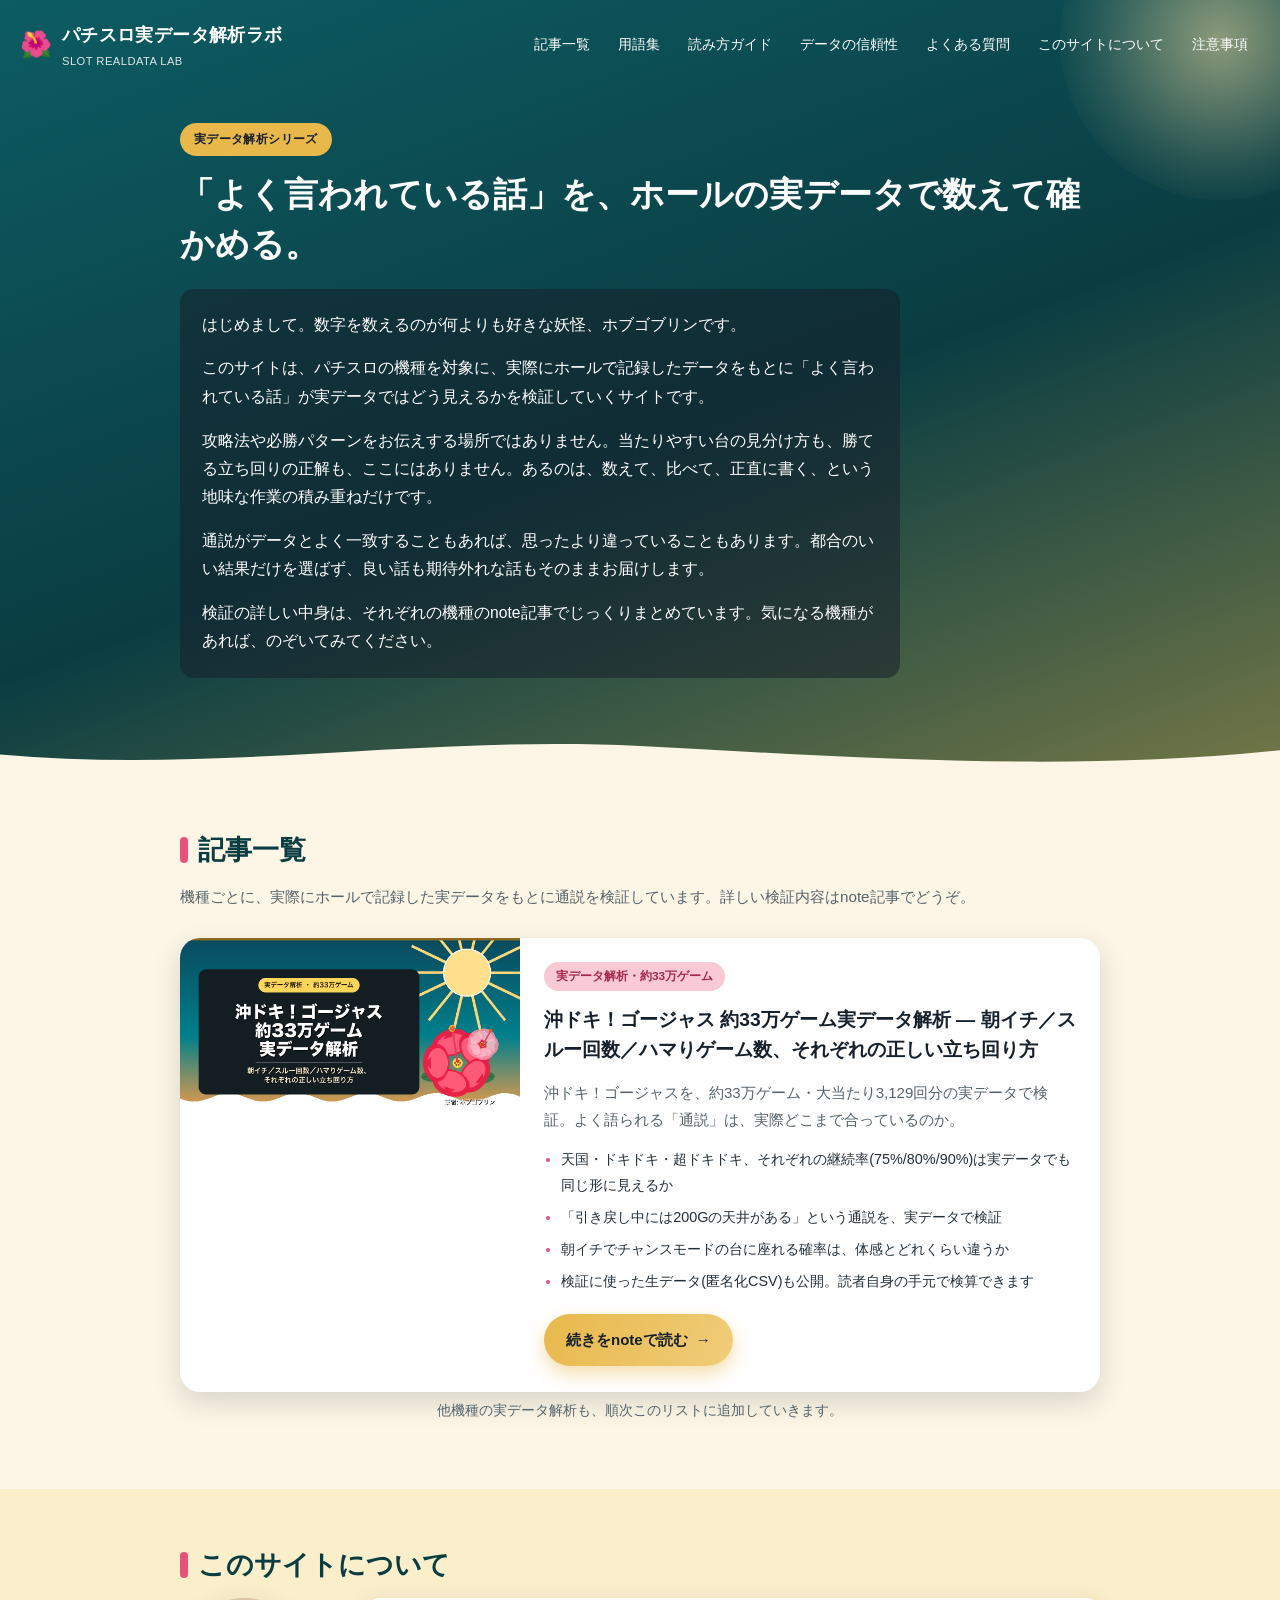
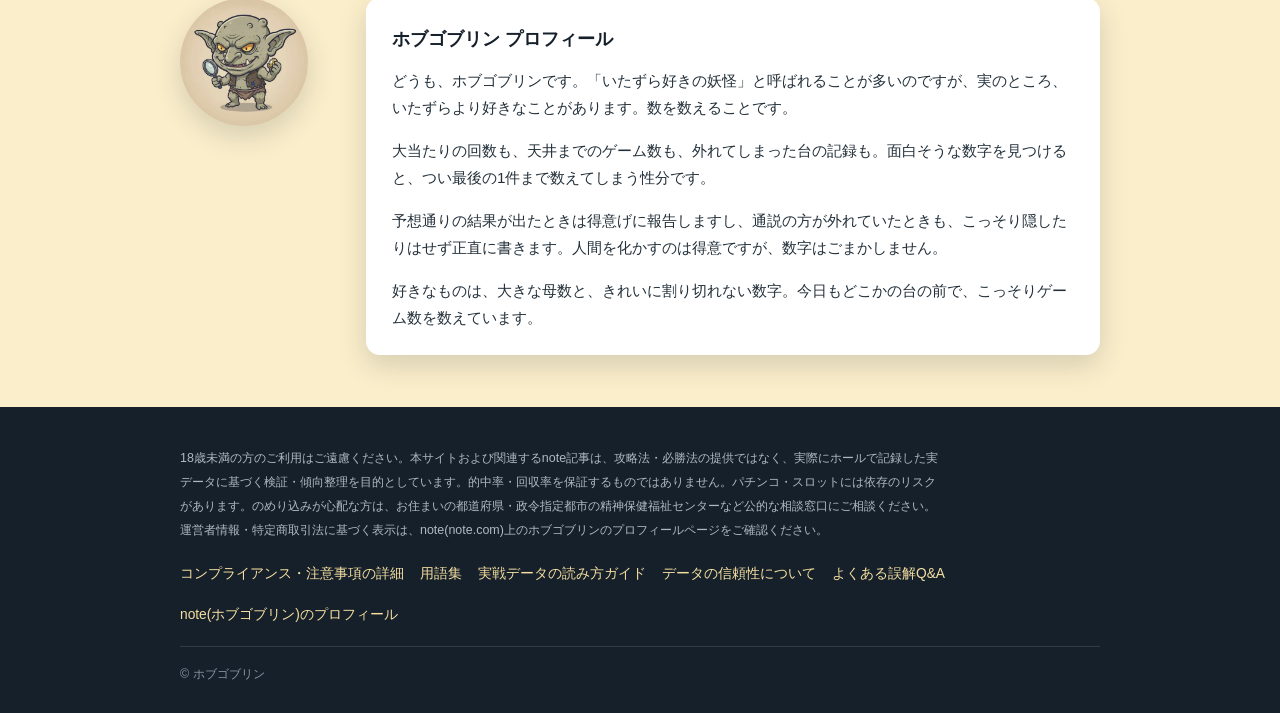
<file: index.html>
<!DOCTYPE html>
<html lang="ja">
<head>
<script>
// 自分自身の訪問をGA4計測から除外する。一度 ?noga=1 付きでアクセスすると、
// そのブラウザ(localStorage)に除外設定が保存され、以降はパラメータなしでも計測されない。
// 再度計測したい場合は localStorage.removeItem('ga_opt_out') で解除できる。
(function () {
  try {
    var params = new URLSearchParams(location.search);
    if (params.get('noga') === '1') {
      localStorage.setItem('ga_opt_out', '1');
    }
    if (localStorage.getItem('ga_opt_out') === '1') {
      window['ga-disable-G-0RHTV4QLPC'] = true;
    }
  } catch (e) { /* localStorageが使えない環境では何もしない */ }
})();
</script>
<!-- Google tag (gtag.js) -->
<script async src="https://www.googletagmanager.com/gtag/js?id=G-0RHTV4QLPC"></script>
<script>
  window.dataLayer = window.dataLayer || [];
  function gtag(){dataLayer.push(arguments);}
  gtag('js', new Date());

  gtag('config', 'G-0RHTV4QLPC');
</script>
<meta charset="UTF-8">
<meta name="viewport" content="width=device-width, initial-scale=1">
<title>パチスロ実データ解析ラボ｜ホールの実データで通説を検証</title>
<meta name="description" content="パチンコ・スロットのデータを検証するサイト。ホールで記録した数十万ゲーム規模のスロットデータをもとに、天井や継続率などの通説を検証します。攻略法ではなく、実データに基づく正直な検証記事です。沖ドキ(オキドキ)など気になる機種をチェックしてみてください。">
<link rel="canonical" href="https://slotrealdata.com/">
<meta name="google-site-verification" content="SuKlvAaZ3War1oAWouY4FH2t-iuOAs56kIU-vO1QGPQ">

<!-- OGP -->
<meta property="og:type" content="website">
<meta property="og:site_name" content="パチスロ実データ解析ラボ">
<meta property="og:title" content="パチスロ実データ解析ラボ｜ホールの実データで通説を検証">
<meta property="og:description" content="パチンコ・スロットのデータを検証するサイト。ホールで記録した数十万ゲーム規模のスロットデータをもとに、天井や継続率などの通説を検証します。攻略法ではなく、実データに基づく正直な検証記事です。沖ドキ(オキドキ)など気になる機種をチェックしてみてください。">
<meta property="og:url" content="https://slotrealdata.com/">
<meta property="og:image" content="https://slotrealdata.com/assets/images/title-banner.png">
<meta property="og:locale" content="ja_JP">
<meta name="twitter:card" content="summary_large_image">
<meta name="twitter:title" content="パチスロ実データ解析ラボ｜ホールの実データで通説を検証">
<meta name="twitter:description" content="パチンコ・スロットのデータを検証するサイト。ホールで記録した数十万ゲーム規模のスロットデータをもとに、天井や継続率などの通説を検証します。">
<meta name="twitter:image" content="https://slotrealdata.com/assets/images/title-banner.png">

<link rel="icon" href="favicon.ico" sizes="any">
<link rel="apple-touch-icon" href="assets/images/apple-touch-icon.png">
<link rel="stylesheet" href="assets/css/style.css">
<script type="application/ld+json">
{
  "@context": "https://schema.org",
  "@type": "WebSite",
  "name": "パチスロ実データ解析ラボ",
  "alternateName": "SLOT REALDATA LAB",
  "url": "https://slotrealdata.com/",
  "description": "パチンコ・スロットのデータを検証するサイト。ホールで記録した数十万ゲーム規模のスロットデータをもとに、天井や継続率などの通説を検証します。攻略法ではなく、実データに基づく正直な検証記事です。沖ドキ(オキドキ)など気になる機種をチェックしてみてください。",
  "inLanguage": "ja"
}
</script>
</head>
<body>

<header class="site-header">
  <div class="header-inner">
    <a href="index.html" class="brand">
      <span class="brand-emoji" aria-hidden="true">🌺</span>
      <span class="brand-name">パチスロ実データ解析ラボ<small>SLOT REALDATA LAB</small></span>
    </a>
    <nav class="site-nav" aria-label="サイト内ナビゲーション">
      <a href="#articles">記事一覧</a>
      <a href="glossary.html">用語集</a>
      <a href="how-to-read.html">読み方ガイド</a>
      <a href="trust.html">データの信頼性</a>
      <a href="faq.html">よくある質問</a>
      <a href="#about">このサイトについて</a>
      <a href="notice.html">注意事項</a>
    </nav>
  </div>

  <div class="hero container">
    <span class="hero-badge">実データ解析シリーズ</span>
    <h1>「よく言われている話」を、ホールの実データで数えて確かめる。</h1>
    <div class="hero-lede">
      <p>はじめまして。数字を数えるのが何よりも好きな妖怪、ホブゴブリンです。</p>
      <p>このサイトは、パチスロの機種を対象に、実際にホールで記録したデータをもとに「よく言われている話」が実データではどう見えるかを検証していくサイトです。</p>
      <p>攻略法や必勝パターンをお伝えする場所ではありません。当たりやすい台の見分け方も、勝てる立ち回りの正解も、ここにはありません。あるのは、数えて、比べて、正直に書く、という地味な作業の積み重ねだけです。</p>
      <p>通説がデータとよく一致することもあれば、思ったより違っていることもあります。都合のいい結果だけを選ばず、良い話も期待外れな話もそのままお届けします。</p>
      <p>検証の詳しい中身は、それぞれの機種のnote記事でじっくりまとめています。気になる機種があれば、のぞいてみてください。</p>
    </div>
  </div>

  <svg class="wave-divider" viewBox="0 0 1440 60" preserveAspectRatio="none" aria-hidden="true">
    <path fill="#fdf6e6" d="M0,32 C240,60 480,4 720,20 C960,36 1200,58 1440,26 L1440,60 L0,60 Z"></path>
  </svg>
</header>

<main>

  <!-- ============================================================
       記事一覧セクション
       今後、他機種の実データ解析記事が増えた場合は、
       下の <article class="article-card"> ブロックをまるごとコピーし、
       画像・タグ・タイトル・サマリー・読みどころ・リンク先を
       差し替えて .article-list 内に追加すればよい(JSON化等の追加実装は不要)。
       ============================================================ -->
  <section id="articles" class="section">
    <div class="container">
      <h2 class="section-title"><span class="title-mark" aria-hidden="true"></span>記事一覧</h2>
      <p class="section-lead">機種ごとに、実際にホールで記録した実データをもとに通説を検証しています。詳しい検証内容はnote記事でどうぞ。</p>

      <div class="article-list">

        <!-- 記事カード: 沖ドキ！ゴージャス -->
        <article class="article-card">
          <div class="article-card-media">
            <img src="assets/images/title-banner.png" alt="沖ドキ！(オキドキ)ゴージャス 約33万ゲーム実データ解析 ― 朝イチ／スルー回数／ハマりゲーム数、それぞれの正しい立ち回り方" loading="lazy" width="1280" height="670">
          </div>
          <div class="article-card-body">
            <span class="article-tag">実データ解析・約33万ゲーム</span>
            <h3>沖ドキ！ゴージャス 約33万ゲーム実データ解析 ― 朝イチ／スルー回数／ハマりゲーム数、それぞれの正しい立ち回り方</h3>
            <p class="article-summary">沖ドキ！ゴージャスを、約33万ゲーム・大当たり3,129回分の実データで検証。よく語られる「通説」は、実際どこまで合っているのか。</p>
            <ul class="article-points">
              <li>天国・ドキドキ・超ドキドキ、それぞれの継続率(75%/80%/90%)は実データでも同じ形に見えるか</li>
              <li>「引き戻し中には200Gの天井がある」という通説を、実データで検証</li>
              <li>朝イチでチャンスモードの台に座れる確率は、体感とどれくらい違うか</li>
              <li>検証に使った生データ(匿名化CSV)も公開。読者自身の手元で検算できます</li>
            </ul>
            <div class="article-cta">
              <a class="btn btn-primary" href="https://note.com/hobgoblin/n/nd62c1658bcf8" target="_blank" rel="noopener">続きをnoteで読む</a>
            </div>
          </div>
        </article>
        <!-- /記事カード: 沖ドキ！ゴージャス -->

      </div>

      <p class="article-more-note">他機種の実データ解析も、順次このリストに追加していきます。</p>
    </div>
  </section>

  <!-- ============================================================
       About セクション
       ============================================================ -->
  <section id="about" class="section section-alt">
    <div class="container">
      <h2 class="section-title"><span class="title-mark" aria-hidden="true"></span>このサイトについて</h2>
      <div class="about-block">
        <div class="about-avatar">
          <img src="assets/images/hobgoblin-avatar.png" alt="ホブゴブリンのキャラクターアイコン" width="128" height="128" loading="lazy">
        </div>
        <div class="about-text">
          <h3>ホブゴブリン プロフィール</h3>
          <p>どうも、ホブゴブリンです。「いたずら好きの妖怪」と呼ばれることが多いのですが、実のところ、いたずらより好きなことがあります。数を数えることです。</p>
          <p>大当たりの回数も、天井までのゲーム数も、外れてしまった台の記録も。面白そうな数字を見つけると、つい最後の1件まで数えてしまう性分です。</p>
          <p>予想通りの結果が出たときは得意げに報告しますし、通説の方が外れていたときも、こっそり隠したりはせず正直に書きます。人間を化かすのは得意ですが、数字はごまかしません。</p>
          <p>好きなものは、大きな母数と、きれいに割り切れない数字。今日もどこかの台の前で、こっそりゲーム数を数えています。</p>
        </div>
      </div>
    </div>
  </section>

</main>

<footer class="site-footer">
  <div class="footer-inner container">
    <p class="footer-notice">18歳未満の方のご利用はご遠慮ください。本サイトおよび関連するnote記事は、攻略法・必勝法の提供ではなく、実際にホールで記録した実データに基づく検証・傾向整理を目的としています。的中率・回収率を保証するものではありません。パチンコ・スロットには依存のリスクがあります。のめり込みが心配な方は、お住まいの都道府県・政令指定都市の精神保健福祉センターなど公的な相談窓口にご相談ください。運営者情報・特定商取引法に基づく表示は、note(note.com)上のホブゴブリンのプロフィールページをご確認ください。</p>
    <div class="footer-links">
      <a href="notice.html">コンプライアンス・注意事項の詳細</a>
      <a href="glossary.html">用語集</a>
      <a href="how-to-read.html">実戦データの読み方ガイド</a>
      <a href="trust.html">データの信頼性について</a>
      <a href="faq.html">よくある誤解Q&amp;A</a>
      <a href="https://note.com/hobgoblin" target="_blank" rel="noopener">note(ホブゴブリン)のプロフィール</a>
    </div>
    <div class="footer-bottom">
      &copy; ホブゴブリン
    </div>
  </div>
</footer>

</body>
</html>
</file>
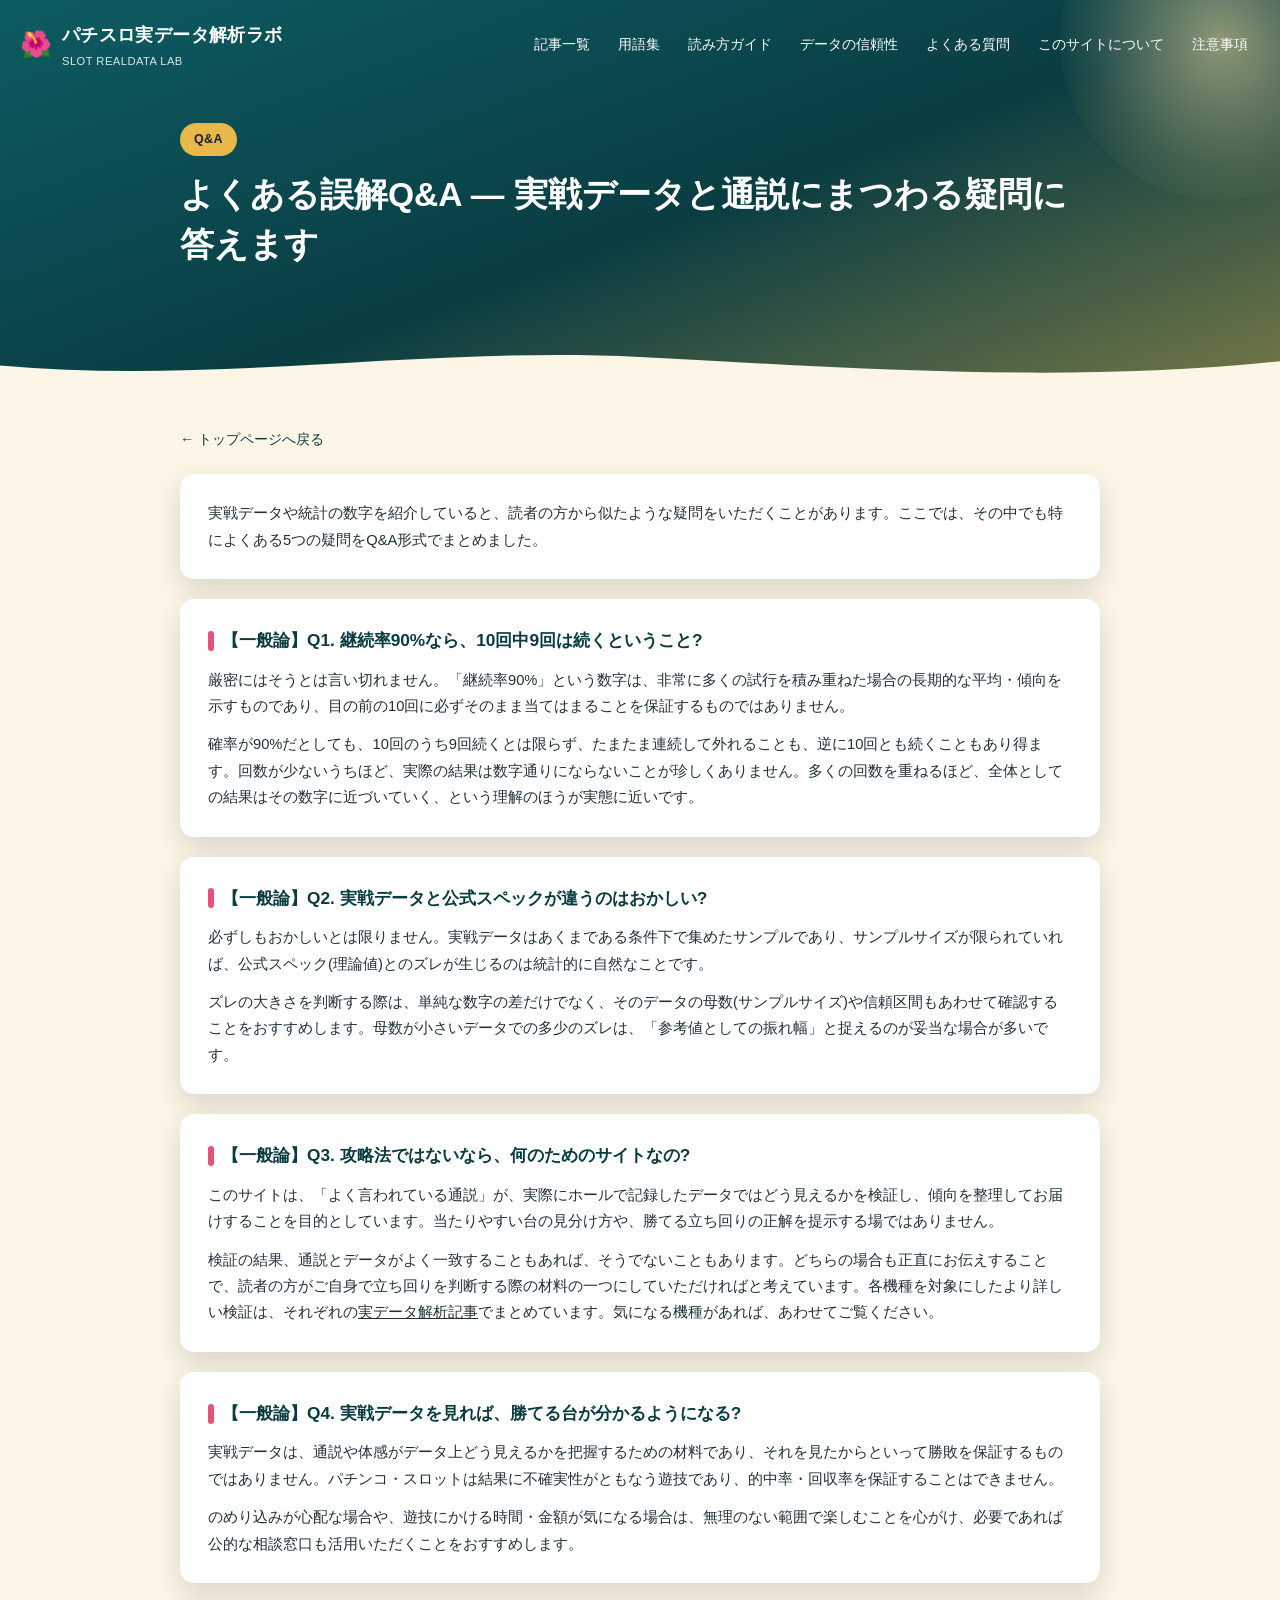
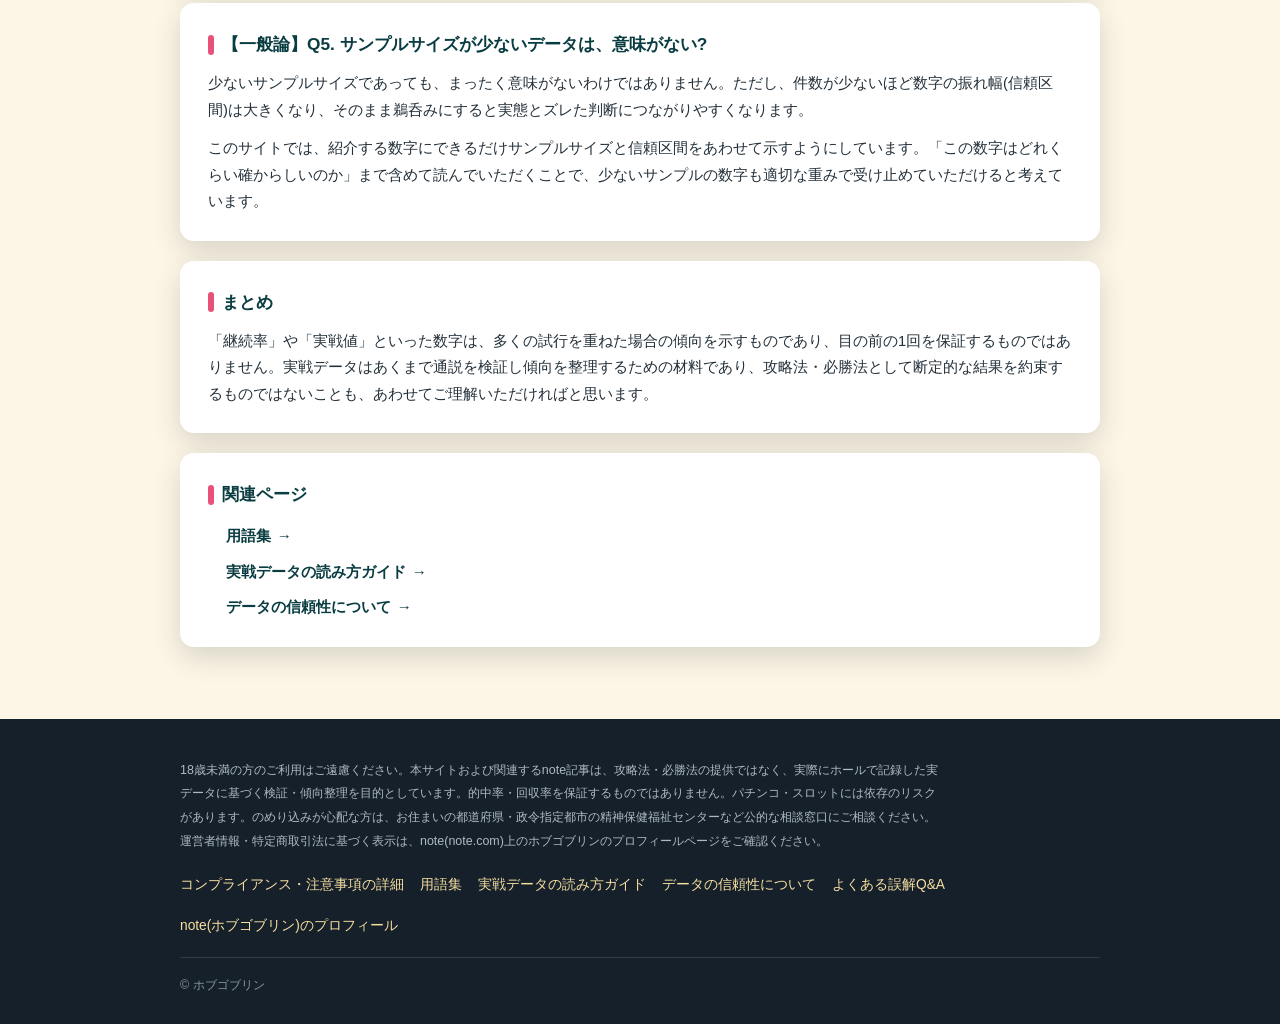
<file: faq.html>
<!DOCTYPE html>
<html lang="ja">
<head>
<script>
// 自分自身の訪問をGA4計測から除外する。一度 ?noga=1 付きでアクセスすると、
// そのブラウザ(localStorage)に除外設定が保存され、以降はパラメータなしでも計測されない。
// 再度計測したい場合は localStorage.removeItem('ga_opt_out') で解除できる。
(function () {
  try {
    var params = new URLSearchParams(location.search);
    if (params.get('noga') === '1') {
      localStorage.setItem('ga_opt_out', '1');
    }
    if (localStorage.getItem('ga_opt_out') === '1') {
      window['ga-disable-G-0RHTV4QLPC'] = true;
    }
  } catch (e) { /* localStorageが使えない環境では何もしない */ }
})();
</script>
<!-- Google tag (gtag.js) -->
<script async src="https://www.googletagmanager.com/gtag/js?id=G-0RHTV4QLPC"></script>
<script>
  window.dataLayer = window.dataLayer || [];
  function gtag(){dataLayer.push(arguments);}
  gtag('js', new Date());

  gtag('config', 'G-0RHTV4QLPC');
</script>
<meta charset="UTF-8">
<meta name="viewport" content="width=device-width, initial-scale=1">
<title>よくある誤解Q&amp;A｜パチスロ実データ解析ラボ</title>
<meta name="description" content="「継続率90%なら10回中9回続く?」など、実戦データと通説にまつわるよくある誤解をQ&amp;A形式で解説。攻略法ではなく検証サイトとしての位置づけもあわせて説明します。">
<link rel="canonical" href="https://slotrealdata.com/faq.html">

<!-- OGP -->
<meta property="og:type" content="website">
<meta property="og:site_name" content="パチスロ実データ解析ラボ">
<meta property="og:title" content="よくある誤解Q&amp;A｜パチスロ実データ解析ラボ">
<meta property="og:description" content="「継続率90%なら10回中9回続く?」など、実戦データと通説にまつわるよくある誤解をQ&amp;A形式で解説。攻略法ではなく検証サイトとしての位置づけもあわせて説明します。">
<meta property="og:url" content="https://slotrealdata.com/faq.html">
<meta property="og:image" content="https://slotrealdata.com/assets/images/title-banner.png">
<meta property="og:locale" content="ja_JP">
<meta name="twitter:card" content="summary_large_image">
<meta name="twitter:title" content="よくある誤解Q&amp;A｜パチスロ実データ解析ラボ">
<meta name="twitter:description" content="「継続率90%なら10回中9回続く?」など、実戦データと通説にまつわるよくある誤解をQ&amp;A形式で解説。攻略法ではなく検証サイトとしての位置づけもあわせて説明します。">
<meta name="twitter:image" content="https://slotrealdata.com/assets/images/title-banner.png">

<link rel="icon" href="favicon.ico" sizes="any">
<link rel="apple-touch-icon" href="assets/images/apple-touch-icon.png">
<link rel="stylesheet" href="assets/css/style.css">
<script type="application/ld+json">
{
  "@context": "https://schema.org",
  "@type": "FAQPage",
  "mainEntity": [
    {
      "@type": "Question",
      "name": "継続率90%なら、10回中9回は続くということ?",
      "acceptedAnswer": {
        "@type": "Answer",
        "text": "厳密にはそうとは言い切れません。「継続率90%」という数字は、非常に多くの試行を積み重ねた場合の長期的な平均・傾向を示すものであり、目の前の10回に必ずそのまま当てはまることを保証するものではありません。 確率が90%だとしても、10回のうち9回続くとは限らず、たまたま連続して外れることも、逆に10回とも続くこともあり得ます。回数が少ないうちほど、実際の結果は数字通りにならないことが珍しくありません。多くの回数を重ねるほど、全体としての結果はその数字に近づいていく、という理解のほうが実態に近いです。"
      }
    },
    {
      "@type": "Question",
      "name": "実戦データと公式スペックが違うのはおかしい?",
      "acceptedAnswer": {
        "@type": "Answer",
        "text": "必ずしもおかしいとは限りません。実戦データはあくまである条件下で集めたサンプルであり、サンプルサイズが限られていれば、公式スペック(理論値)とのズレが生じるのは統計的に自然なことです。 ズレの大きさを判断する際は、単純な数字の差だけでなく、そのデータの母数(サンプルサイズ)や信頼区間もあわせて確認することをおすすめします。母数が小さいデータでの多少のズレは、「参考値としての振れ幅」と捉えるのが妥当な場合が多いです。"
      }
    },
    {
      "@type": "Question",
      "name": "攻略法ではないなら、何のためのサイトなの?",
      "acceptedAnswer": {
        "@type": "Answer",
        "text": "このサイトは、「よく言われている通説」が、実際にホールで記録したデータではどう見えるかを検証し、傾向を整理してお届けすることを目的としています。当たりやすい台の見分け方や、勝てる立ち回りの正解を提示する場ではありません。 検証の結果、通説とデータがよく一致することもあれば、そうでないこともあります。どちらの場合も正直にお伝えすることで、読者の方がご自身で立ち回りを判断する際の材料の一つにしていただければと考えています。各機種を対象にしたより詳しい検証は、それぞれの実データ解析記事でまとめています。気になる機種があれば、あわせてご覧ください。"
      }
    },
    {
      "@type": "Question",
      "name": "実戦データを見れば、勝てる台が分かるようになる?",
      "acceptedAnswer": {
        "@type": "Answer",
        "text": "実戦データは、通説や体感がデータ上どう見えるかを把握するための材料であり、それを見たからといって勝敗を保証するものではありません。パチンコ・スロットは結果に不確実性がともなう遊技であり、的中率・回収率を保証することはできません。 のめり込みが心配な場合や、遊技にかける時間・金額が気になる場合は、無理のない範囲で楽しむことを心がけ、必要であれば公的な相談窓口も活用いただくことをおすすめします。"
      }
    },
    {
      "@type": "Question",
      "name": "サンプルサイズが少ないデータは、意味がない?",
      "acceptedAnswer": {
        "@type": "Answer",
        "text": "少ないサンプルサイズであっても、まったく意味がないわけではありません。ただし、件数が少ないほど数字の振れ幅(信頼区間)は大きくなり、そのまま鵜呑みにすると実態とズレた判断につながりやすくなります。 このサイトでは、紹介する数字にできるだけサンプルサイズと信頼区間をあわせて示すようにしています。「この数字はどれくらい確からしいのか」まで含めて読んでいただくことで、少ないサンプルの数字も適切な重みで受け止めていただけると考えています。"
      }
    }
  ]
}
</script>
</head>
<body class="notice-page">

<header class="site-header">
  <div class="header-inner">
    <a href="index.html" class="brand">
      <span class="brand-emoji" aria-hidden="true">🌺</span>
      <span class="brand-name">パチスロ実データ解析ラボ<small>SLOT REALDATA LAB</small></span>
    </a>
    <nav class="site-nav" aria-label="サイト内ナビゲーション">
      <a href="index.html#articles">記事一覧</a>
      <a href="glossary.html">用語集</a>
      <a href="how-to-read.html">読み方ガイド</a>
      <a href="trust.html">データの信頼性</a>
      <a href="faq.html">よくある質問</a>
      <a href="index.html#about">このサイトについて</a>
      <a href="notice.html">注意事項</a>
    </nav>
  </div>
  <div class="hero container">
    <span class="hero-badge">Q&amp;A</span>
    <h1>よくある誤解Q&amp;A ― 実戦データと通説にまつわる疑問に答えます</h1>
  </div>
  <svg class="wave-divider" viewBox="0 0 1440 60" preserveAspectRatio="none" aria-hidden="true">
    <path fill="#fdf6e6" d="M0,32 C240,60 480,4 720,20 C960,36 1200,58 1440,26 L1440,60 L0,60 Z"></path>
  </svg>
</header>

<main>
  <section class="section">
    <div class="container">
      <a class="back-link" href="index.html">← トップページへ戻る</a>

      <div class="notice-block">
        <p>実戦データや統計の数字を紹介していると、読者の方から似たような疑問をいただくことがあります。ここでは、その中でも特によくある5つの疑問をQ&amp;A形式でまとめました。</p>
      </div>

      <div class="notice-block">
        <h2>【一般論】Q1. 継続率90%なら、10回中9回は続くということ?</h2>
        <p>厳密にはそうとは言い切れません。「継続率90%」という数字は、非常に多くの試行を積み重ねた場合の長期的な平均・傾向を示すものであり、目の前の10回に必ずそのまま当てはまることを保証するものではありません。</p>
        <p>確率が90%だとしても、10回のうち9回続くとは限らず、たまたま連続して外れることも、逆に10回とも続くこともあり得ます。回数が少ないうちほど、実際の結果は数字通りにならないことが珍しくありません。多くの回数を重ねるほど、全体としての結果はその数字に近づいていく、という理解のほうが実態に近いです。</p>
      </div>

      <div class="notice-block">
        <h2>【一般論】Q2. 実戦データと公式スペックが違うのはおかしい?</h2>
        <p>必ずしもおかしいとは限りません。実戦データはあくまである条件下で集めたサンプルであり、サンプルサイズが限られていれば、公式スペック(理論値)とのズレが生じるのは統計的に自然なことです。</p>
        <p>ズレの大きさを判断する際は、単純な数字の差だけでなく、そのデータの母数(サンプルサイズ)や信頼区間もあわせて確認することをおすすめします。母数が小さいデータでの多少のズレは、「参考値としての振れ幅」と捉えるのが妥当な場合が多いです。</p>
      </div>

      <div class="notice-block">
        <h2>【一般論】Q3. 攻略法ではないなら、何のためのサイトなの?</h2>
        <p>このサイトは、「よく言われている通説」が、実際にホールで記録したデータではどう見えるかを検証し、傾向を整理してお届けすることを目的としています。当たりやすい台の見分け方や、勝てる立ち回りの正解を提示する場ではありません。</p>
        <p>検証の結果、通説とデータがよく一致することもあれば、そうでないこともあります。どちらの場合も正直にお伝えすることで、読者の方がご自身で立ち回りを判断する際の材料の一つにしていただければと考えています。各機種を対象にしたより詳しい検証は、それぞれの<a href="index.html#articles">実データ解析記事</a>でまとめています。気になる機種があれば、あわせてご覧ください。</p>
      </div>

      <div class="notice-block">
        <h2>【一般論】Q4. 実戦データを見れば、勝てる台が分かるようになる?</h2>
        <p>実戦データは、通説や体感がデータ上どう見えるかを把握するための材料であり、それを見たからといって勝敗を保証するものではありません。パチンコ・スロットは結果に不確実性がともなう遊技であり、的中率・回収率を保証することはできません。</p>
        <p>のめり込みが心配な場合や、遊技にかける時間・金額が気になる場合は、無理のない範囲で楽しむことを心がけ、必要であれば公的な相談窓口も活用いただくことをおすすめします。</p>
      </div>

      <div class="notice-block">
        <h2>【一般論】Q5. サンプルサイズが少ないデータは、意味がない?</h2>
        <p>少ないサンプルサイズであっても、まったく意味がないわけではありません。ただし、件数が少ないほど数字の振れ幅(信頼区間)は大きくなり、そのまま鵜呑みにすると実態とズレた判断につながりやすくなります。</p>
        <p>このサイトでは、紹介する数字にできるだけサンプルサイズと信頼区間をあわせて示すようにしています。「この数字はどれくらい確からしいのか」まで含めて読んでいただくことで、少ないサンプルの数字も適切な重みで受け止めていただけると考えています。</p>
      </div>

      <div class="notice-block">
        <h2>まとめ</h2>
        <p>「継続率」や「実戦値」といった数字は、多くの試行を重ねた場合の傾向を示すものであり、目の前の1回を保証するものではありません。実戦データはあくまで通説を検証し傾向を整理するための材料であり、攻略法・必勝法として断定的な結果を約束するものではないことも、あわせてご理解いただければと思います。</p>
      </div>

      <div class="notice-block">
        <h2>関連ページ</h2>
        <ul class="related-links">
          <li><a href="glossary.html">用語集</a></li>
          <li><a href="how-to-read.html">実戦データの読み方ガイド</a></li>
          <li><a href="trust.html">データの信頼性について</a></li>
        </ul>
      </div>
    </div>
  </section>
</main>

<footer class="site-footer">
  <div class="footer-inner container">
    <p class="footer-notice">18歳未満の方のご利用はご遠慮ください。本サイトおよび関連するnote記事は、攻略法・必勝法の提供ではなく、実際にホールで記録した実データに基づく検証・傾向整理を目的としています。的中率・回収率を保証するものではありません。パチンコ・スロットには依存のリスクがあります。のめり込みが心配な方は、お住まいの都道府県・政令指定都市の精神保健福祉センターなど公的な相談窓口にご相談ください。運営者情報・特定商取引法に基づく表示は、note(note.com)上のホブゴブリンのプロフィールページをご確認ください。</p>
    <div class="footer-links">
      <a href="notice.html">コンプライアンス・注意事項の詳細</a>
      <a href="glossary.html">用語集</a>
      <a href="how-to-read.html">実戦データの読み方ガイド</a>
      <a href="trust.html">データの信頼性について</a>
      <a href="faq.html">よくある誤解Q&amp;A</a>
      <a href="https://note.com/hobgoblin" target="_blank" rel="noopener">note(ホブゴブリン)のプロフィール</a>
    </div>
    <div class="footer-bottom">
      &copy; ホブゴブリン
    </div>
  </div>
</footer>

</body>
</html>
</file>
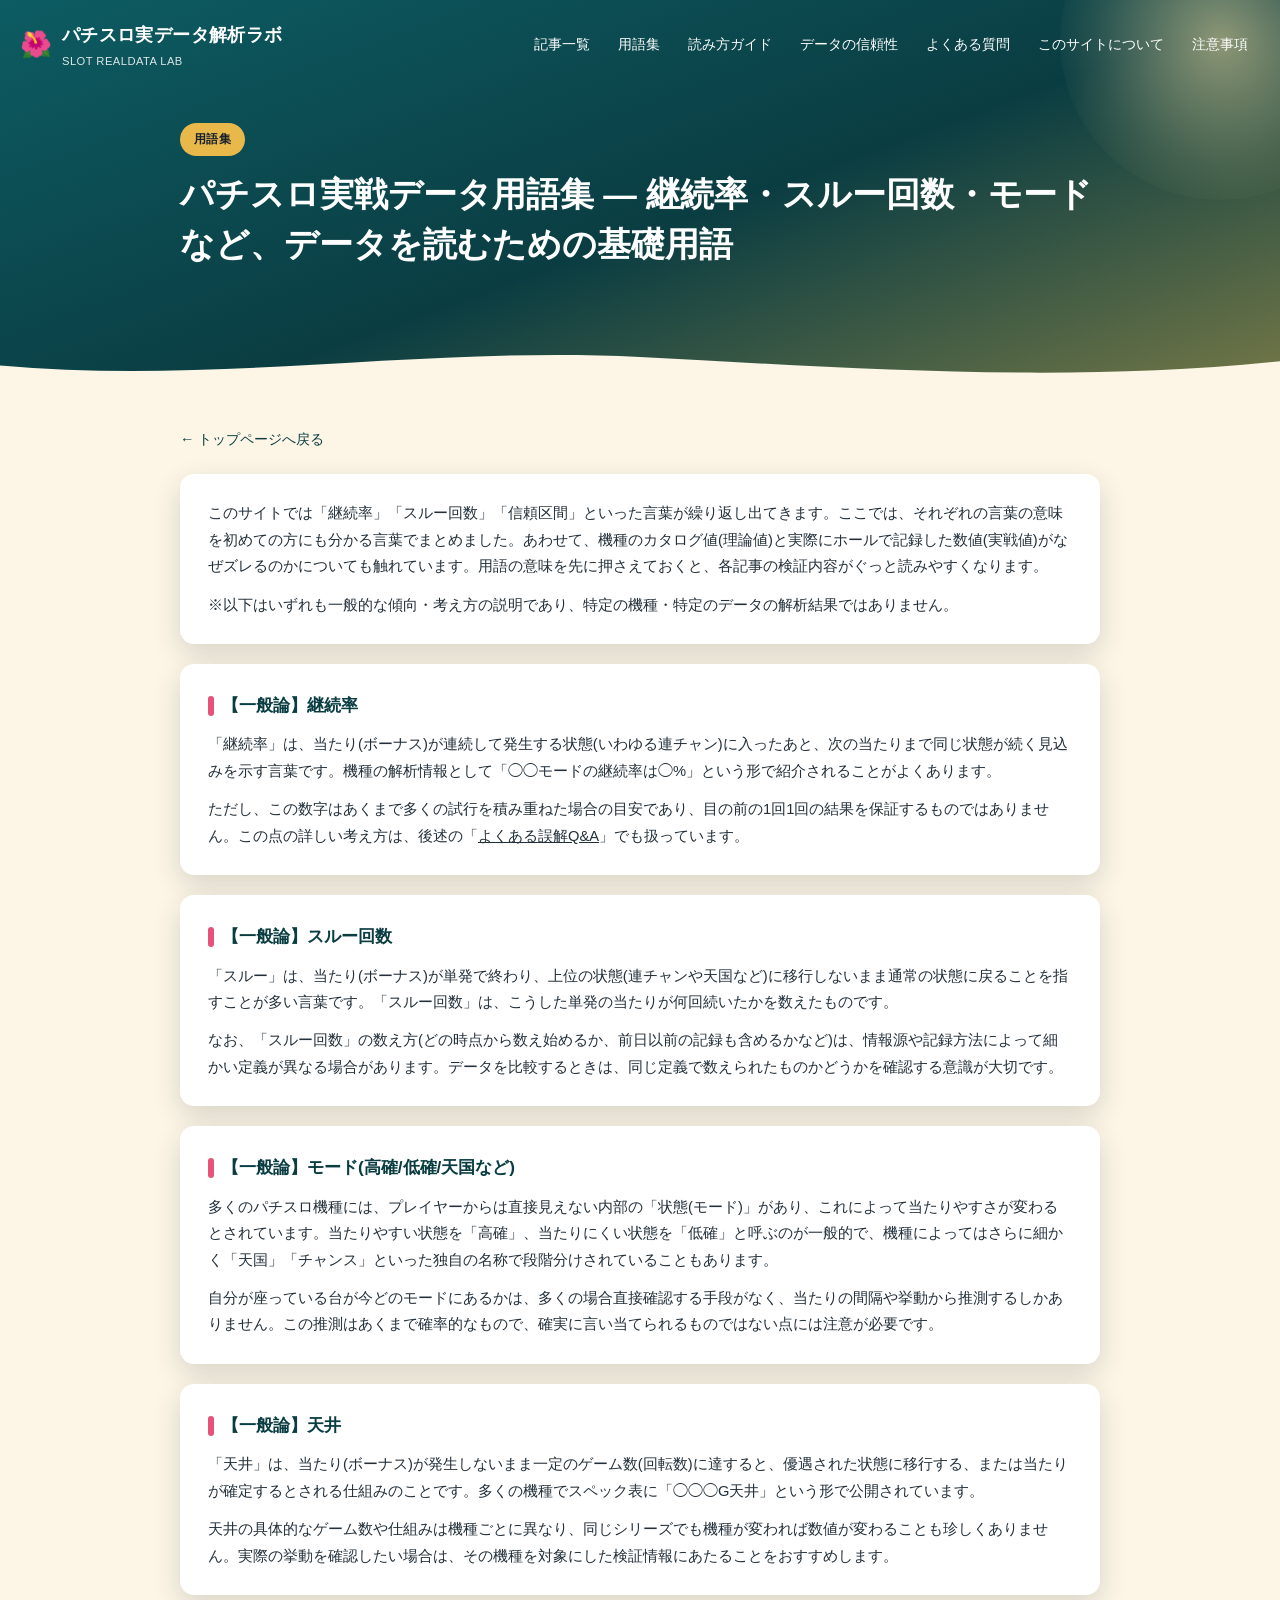
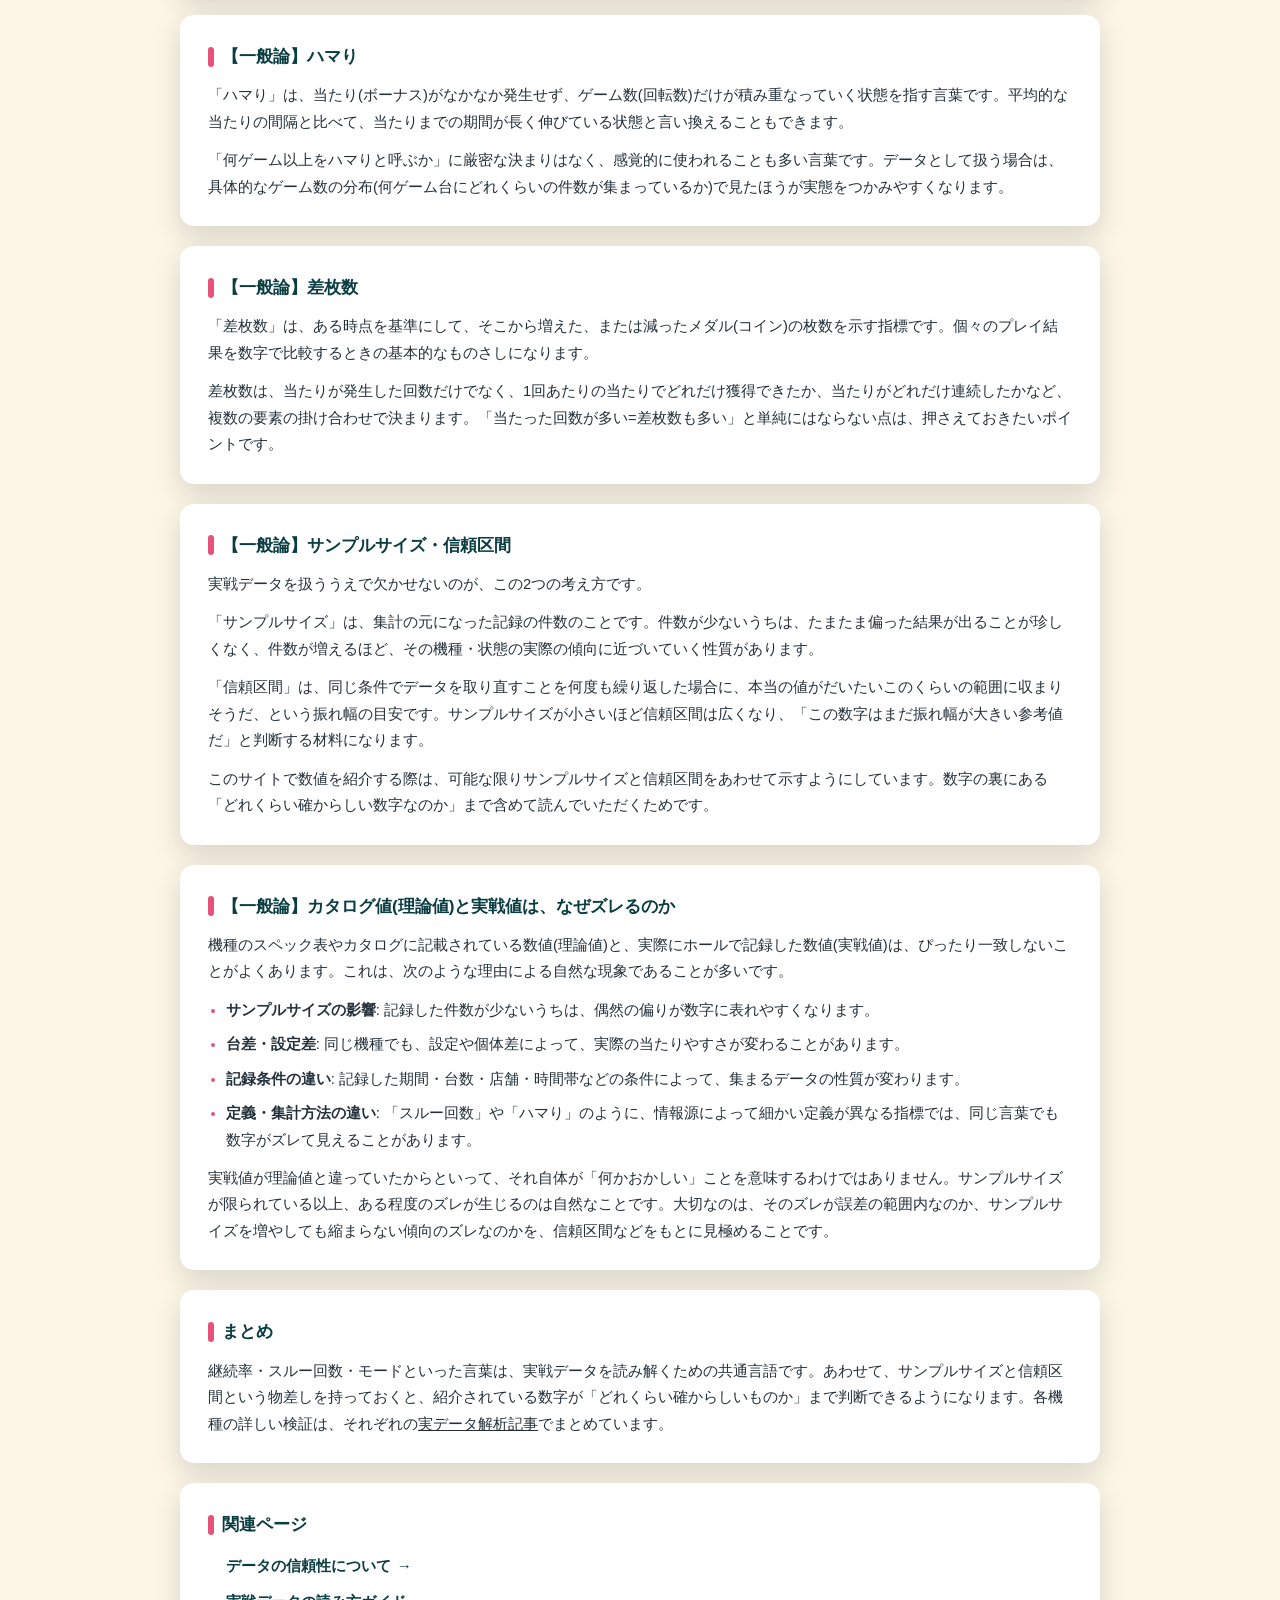
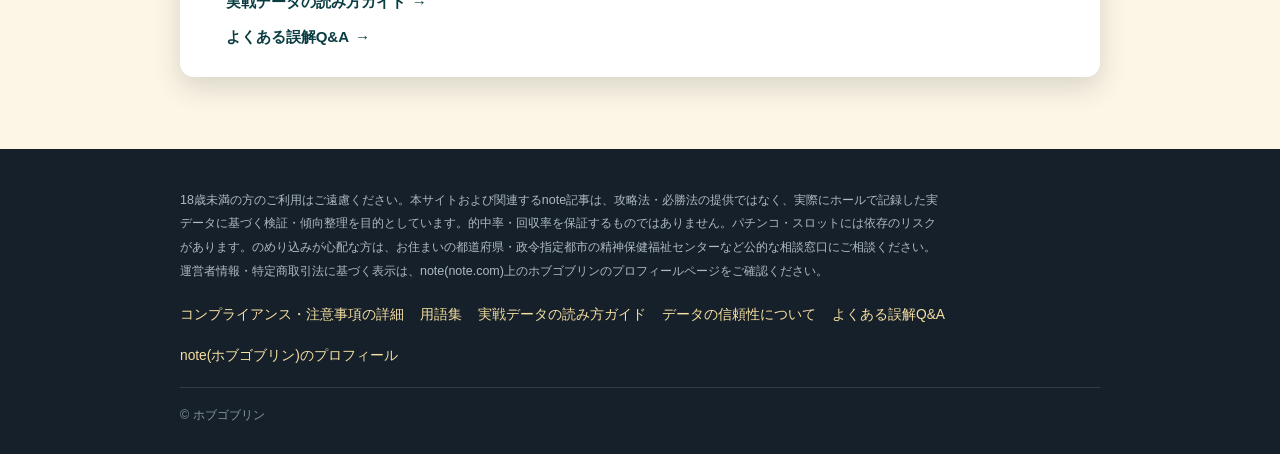
<file: glossary.html>
<!DOCTYPE html>
<html lang="ja">
<head>
<script>
// 自分自身の訪問をGA4計測から除外する。一度 ?noga=1 付きでアクセスすると、
// そのブラウザ(localStorage)に除外設定が保存され、以降はパラメータなしでも計測されない。
// 再度計測したい場合は localStorage.removeItem('ga_opt_out') で解除できる。
(function () {
  try {
    var params = new URLSearchParams(location.search);
    if (params.get('noga') === '1') {
      localStorage.setItem('ga_opt_out', '1');
    }
    if (localStorage.getItem('ga_opt_out') === '1') {
      window['ga-disable-G-0RHTV4QLPC'] = true;
    }
  } catch (e) { /* localStorageが使えない環境では何もしない */ }
})();
</script>
<!-- Google tag (gtag.js) -->
<script async src="https://www.googletagmanager.com/gtag/js?id=G-0RHTV4QLPC"></script>
<script>
  window.dataLayer = window.dataLayer || [];
  function gtag(){dataLayer.push(arguments);}
  gtag('js', new Date());

  gtag('config', 'G-0RHTV4QLPC');
</script>
<meta charset="UTF-8">
<meta name="viewport" content="width=device-width, initial-scale=1">
<title>パチスロ実戦データ用語集｜パチスロ実データ解析ラボ</title>
<meta name="description" content="継続率・スルー回数・モード(高確/低確)・天井・ハマり・差枚数から、サンプルサイズや信頼区間まで、パチスロの実戦データを読み解くための基礎用語をやさしく解説します。カタログ値と実戦値がズレる理由もあわせて紹介。">
<link rel="canonical" href="https://slotrealdata.com/glossary.html">

<!-- OGP -->
<meta property="og:type" content="website">
<meta property="og:site_name" content="パチスロ実データ解析ラボ">
<meta property="og:title" content="パチスロ実戦データ用語集｜パチスロ実データ解析ラボ">
<meta property="og:description" content="継続率・スルー回数・モード(高確/低確)・天井・ハマり・差枚数から、サンプルサイズや信頼区間まで、パチスロの実戦データを読み解くための基礎用語をやさしく解説します。カタログ値と実戦値がズレる理由もあわせて紹介。">
<meta property="og:url" content="https://slotrealdata.com/glossary.html">
<meta property="og:image" content="https://slotrealdata.com/assets/images/title-banner.png">
<meta property="og:locale" content="ja_JP">
<meta name="twitter:card" content="summary_large_image">
<meta name="twitter:title" content="パチスロ実戦データ用語集｜パチスロ実データ解析ラボ">
<meta name="twitter:description" content="継続率・スルー回数・モード(高確/低確)・天井・ハマり・差枚数から、サンプルサイズや信頼区間まで、パチスロの実戦データを読み解くための基礎用語をやさしく解説します。カタログ値と実戦値がズレる理由もあわせて紹介。">
<meta name="twitter:image" content="https://slotrealdata.com/assets/images/title-banner.png">

<link rel="icon" href="favicon.ico" sizes="any">
<link rel="apple-touch-icon" href="assets/images/apple-touch-icon.png">
<link rel="stylesheet" href="assets/css/style.css">
</head>
<body class="notice-page">

<header class="site-header">
  <div class="header-inner">
    <a href="index.html" class="brand">
      <span class="brand-emoji" aria-hidden="true">🌺</span>
      <span class="brand-name">パチスロ実データ解析ラボ<small>SLOT REALDATA LAB</small></span>
    </a>
    <nav class="site-nav" aria-label="サイト内ナビゲーション">
      <a href="index.html#articles">記事一覧</a>
      <a href="glossary.html">用語集</a>
      <a href="how-to-read.html">読み方ガイド</a>
      <a href="trust.html">データの信頼性</a>
      <a href="faq.html">よくある質問</a>
      <a href="index.html#about">このサイトについて</a>
      <a href="notice.html">注意事項</a>
    </nav>
  </div>
  <div class="hero container">
    <span class="hero-badge">用語集</span>
    <h1>パチスロ実戦データ用語集 ― 継続率・スルー回数・モードなど、データを読むための基礎用語</h1>
  </div>
  <svg class="wave-divider" viewBox="0 0 1440 60" preserveAspectRatio="none" aria-hidden="true">
    <path fill="#fdf6e6" d="M0,32 C240,60 480,4 720,20 C960,36 1200,58 1440,26 L1440,60 L0,60 Z"></path>
  </svg>
</header>

<main>
  <section class="section">
    <div class="container">
      <a class="back-link" href="index.html">← トップページへ戻る</a>

      <div class="notice-block">
        <p>このサイトでは「継続率」「スルー回数」「信頼区間」といった言葉が繰り返し出てきます。ここでは、それぞれの言葉の意味を初めての方にも分かる言葉でまとめました。あわせて、機種のカタログ値(理論値)と実際にホールで記録した数値(実戦値)がなぜズレるのかについても触れています。用語の意味を先に押さえておくと、各記事の検証内容がぐっと読みやすくなります。</p>
        <p>※以下はいずれも一般的な傾向・考え方の説明であり、特定の機種・特定のデータの解析結果ではありません。</p>
      </div>

      <div class="notice-block">
        <h2>【一般論】継続率</h2>
        <p>「継続率」は、当たり(ボーナス)が連続して発生する状態(いわゆる連チャン)に入ったあと、次の当たりまで同じ状態が続く見込みを示す言葉です。機種の解析情報として「◯◯モードの継続率は◯%」という形で紹介されることがよくあります。</p>
        <p>ただし、この数字はあくまで多くの試行を積み重ねた場合の目安であり、目の前の1回1回の結果を保証するものではありません。この点の詳しい考え方は、後述の「<a href="faq.html">よくある誤解Q&amp;A</a>」でも扱っています。</p>
      </div>

      <div class="notice-block">
        <h2>【一般論】スルー回数</h2>
        <p>「スルー」は、当たり(ボーナス)が単発で終わり、上位の状態(連チャンや天国など)に移行しないまま通常の状態に戻ることを指すことが多い言葉です。「スルー回数」は、こうした単発の当たりが何回続いたかを数えたものです。</p>
        <p>なお、「スルー回数」の数え方(どの時点から数え始めるか、前日以前の記録も含めるかなど)は、情報源や記録方法によって細かい定義が異なる場合があります。データを比較するときは、同じ定義で数えられたものかどうかを確認する意識が大切です。</p>
      </div>

      <div class="notice-block">
        <h2>【一般論】モード(高確/低確/天国など)</h2>
        <p>多くのパチスロ機種には、プレイヤーからは直接見えない内部の「状態(モード)」があり、これによって当たりやすさが変わるとされています。当たりやすい状態を「高確」、当たりにくい状態を「低確」と呼ぶのが一般的で、機種によってはさらに細かく「天国」「チャンス」といった独自の名称で段階分けされていることもあります。</p>
        <p>自分が座っている台が今どのモードにあるかは、多くの場合直接確認する手段がなく、当たりの間隔や挙動から推測するしかありません。この推測はあくまで確率的なもので、確実に言い当てられるものではない点には注意が必要です。</p>
      </div>

      <div class="notice-block">
        <h2>【一般論】天井</h2>
        <p>「天井」は、当たり(ボーナス)が発生しないまま一定のゲーム数(回転数)に達すると、優遇された状態に移行する、または当たりが確定するとされる仕組みのことです。多くの機種でスペック表に「◯◯◯G天井」という形で公開されています。</p>
        <p>天井の具体的なゲーム数や仕組みは機種ごとに異なり、同じシリーズでも機種が変われば数値が変わることも珍しくありません。実際の挙動を確認したい場合は、その機種を対象にした検証情報にあたることをおすすめします。</p>
      </div>

      <div class="notice-block">
        <h2>【一般論】ハマり</h2>
        <p>「ハマり」は、当たり(ボーナス)がなかなか発生せず、ゲーム数(回転数)だけが積み重なっていく状態を指す言葉です。平均的な当たりの間隔と比べて、当たりまでの期間が長く伸びている状態と言い換えることもできます。</p>
        <p>「何ゲーム以上をハマりと呼ぶか」に厳密な決まりはなく、感覚的に使われることも多い言葉です。データとして扱う場合は、具体的なゲーム数の分布(何ゲーム台にどれくらいの件数が集まっているか)で見たほうが実態をつかみやすくなります。</p>
      </div>

      <div class="notice-block">
        <h2>【一般論】差枚数</h2>
        <p>「差枚数」は、ある時点を基準にして、そこから増えた、または減ったメダル(コイン)の枚数を示す指標です。個々のプレイ結果を数字で比較するときの基本的なものさしになります。</p>
        <p>差枚数は、当たりが発生した回数だけでなく、1回あたりの当たりでどれだけ獲得できたか、当たりがどれだけ連続したかなど、複数の要素の掛け合わせで決まります。「当たった回数が多い=差枚数も多い」と単純にはならない点は、押さえておきたいポイントです。</p>
      </div>

      <div class="notice-block">
        <h2>【一般論】サンプルサイズ・信頼区間</h2>
        <p>実戦データを扱ううえで欠かせないのが、この2つの考え方です。</p>
        <p>「サンプルサイズ」は、集計の元になった記録の件数のことです。件数が少ないうちは、たまたま偏った結果が出ることが珍しくなく、件数が増えるほど、その機種・状態の実際の傾向に近づいていく性質があります。</p>
        <p>「信頼区間」は、同じ条件でデータを取り直すことを何度も繰り返した場合に、本当の値がだいたいこのくらいの範囲に収まりそうだ、という振れ幅の目安です。サンプルサイズが小さいほど信頼区間は広くなり、「この数字はまだ振れ幅が大きい参考値だ」と判断する材料になります。</p>
        <p>このサイトで数値を紹介する際は、可能な限りサンプルサイズと信頼区間をあわせて示すようにしています。数字の裏にある「どれくらい確からしい数字なのか」まで含めて読んでいただくためです。</p>
      </div>

      <div class="notice-block">
        <h2>【一般論】カタログ値(理論値)と実戦値は、なぜズレるのか</h2>
        <p>機種のスペック表やカタログに記載されている数値(理論値)と、実際にホールで記録した数値(実戦値)は、ぴったり一致しないことがよくあります。これは、次のような理由による自然な現象であることが多いです。</p>
        <ul>
          <li><strong>サンプルサイズの影響</strong>: 記録した件数が少ないうちは、偶然の偏りが数字に表れやすくなります。</li>
          <li><strong>台差・設定差</strong>: 同じ機種でも、設定や個体差によって、実際の当たりやすさが変わることがあります。</li>
          <li><strong>記録条件の違い</strong>: 記録した期間・台数・店舗・時間帯などの条件によって、集まるデータの性質が変わります。</li>
          <li><strong>定義・集計方法の違い</strong>: 「スルー回数」や「ハマり」のように、情報源によって細かい定義が異なる指標では、同じ言葉でも数字がズレて見えることがあります。</li>
        </ul>
        <p>実戦値が理論値と違っていたからといって、それ自体が「何かおかしい」ことを意味するわけではありません。サンプルサイズが限られている以上、ある程度のズレが生じるのは自然なことです。大切なのは、そのズレが誤差の範囲内なのか、サンプルサイズを増やしても縮まらない傾向のズレなのかを、信頼区間などをもとに見極めることです。</p>
      </div>

      <div class="notice-block">
        <h2>まとめ</h2>
        <p>継続率・スルー回数・モードといった言葉は、実戦データを読み解くための共通言語です。あわせて、サンプルサイズと信頼区間という物差しを持っておくと、紹介されている数字が「どれくらい確からしいものか」まで判断できるようになります。各機種の詳しい検証は、それぞれの<a href="index.html#articles">実データ解析記事</a>でまとめています。</p>
      </div>

      <div class="notice-block">
        <h2>関連ページ</h2>
        <ul class="related-links">
          <li><a href="trust.html">データの信頼性について</a></li>
          <li><a href="how-to-read.html">実戦データの読み方ガイド</a></li>
          <li><a href="faq.html">よくある誤解Q&amp;A</a></li>
        </ul>
      </div>
    </div>
  </section>
</main>

<footer class="site-footer">
  <div class="footer-inner container">
    <p class="footer-notice">18歳未満の方のご利用はご遠慮ください。本サイトおよび関連するnote記事は、攻略法・必勝法の提供ではなく、実際にホールで記録した実データに基づく検証・傾向整理を目的としています。的中率・回収率を保証するものではありません。パチンコ・スロットには依存のリスクがあります。のめり込みが心配な方は、お住まいの都道府県・政令指定都市の精神保健福祉センターなど公的な相談窓口にご相談ください。運営者情報・特定商取引法に基づく表示は、note(note.com)上のホブゴブリンのプロフィールページをご確認ください。</p>
    <div class="footer-links">
      <a href="notice.html">コンプライアンス・注意事項の詳細</a>
      <a href="glossary.html">用語集</a>
      <a href="how-to-read.html">実戦データの読み方ガイド</a>
      <a href="trust.html">データの信頼性について</a>
      <a href="faq.html">よくある誤解Q&amp;A</a>
      <a href="https://note.com/hobgoblin" target="_blank" rel="noopener">note(ホブゴブリン)のプロフィール</a>
    </div>
    <div class="footer-bottom">
      &copy; ホブゴブリン
    </div>
  </div>
</footer>

</body>
</html>
</file>
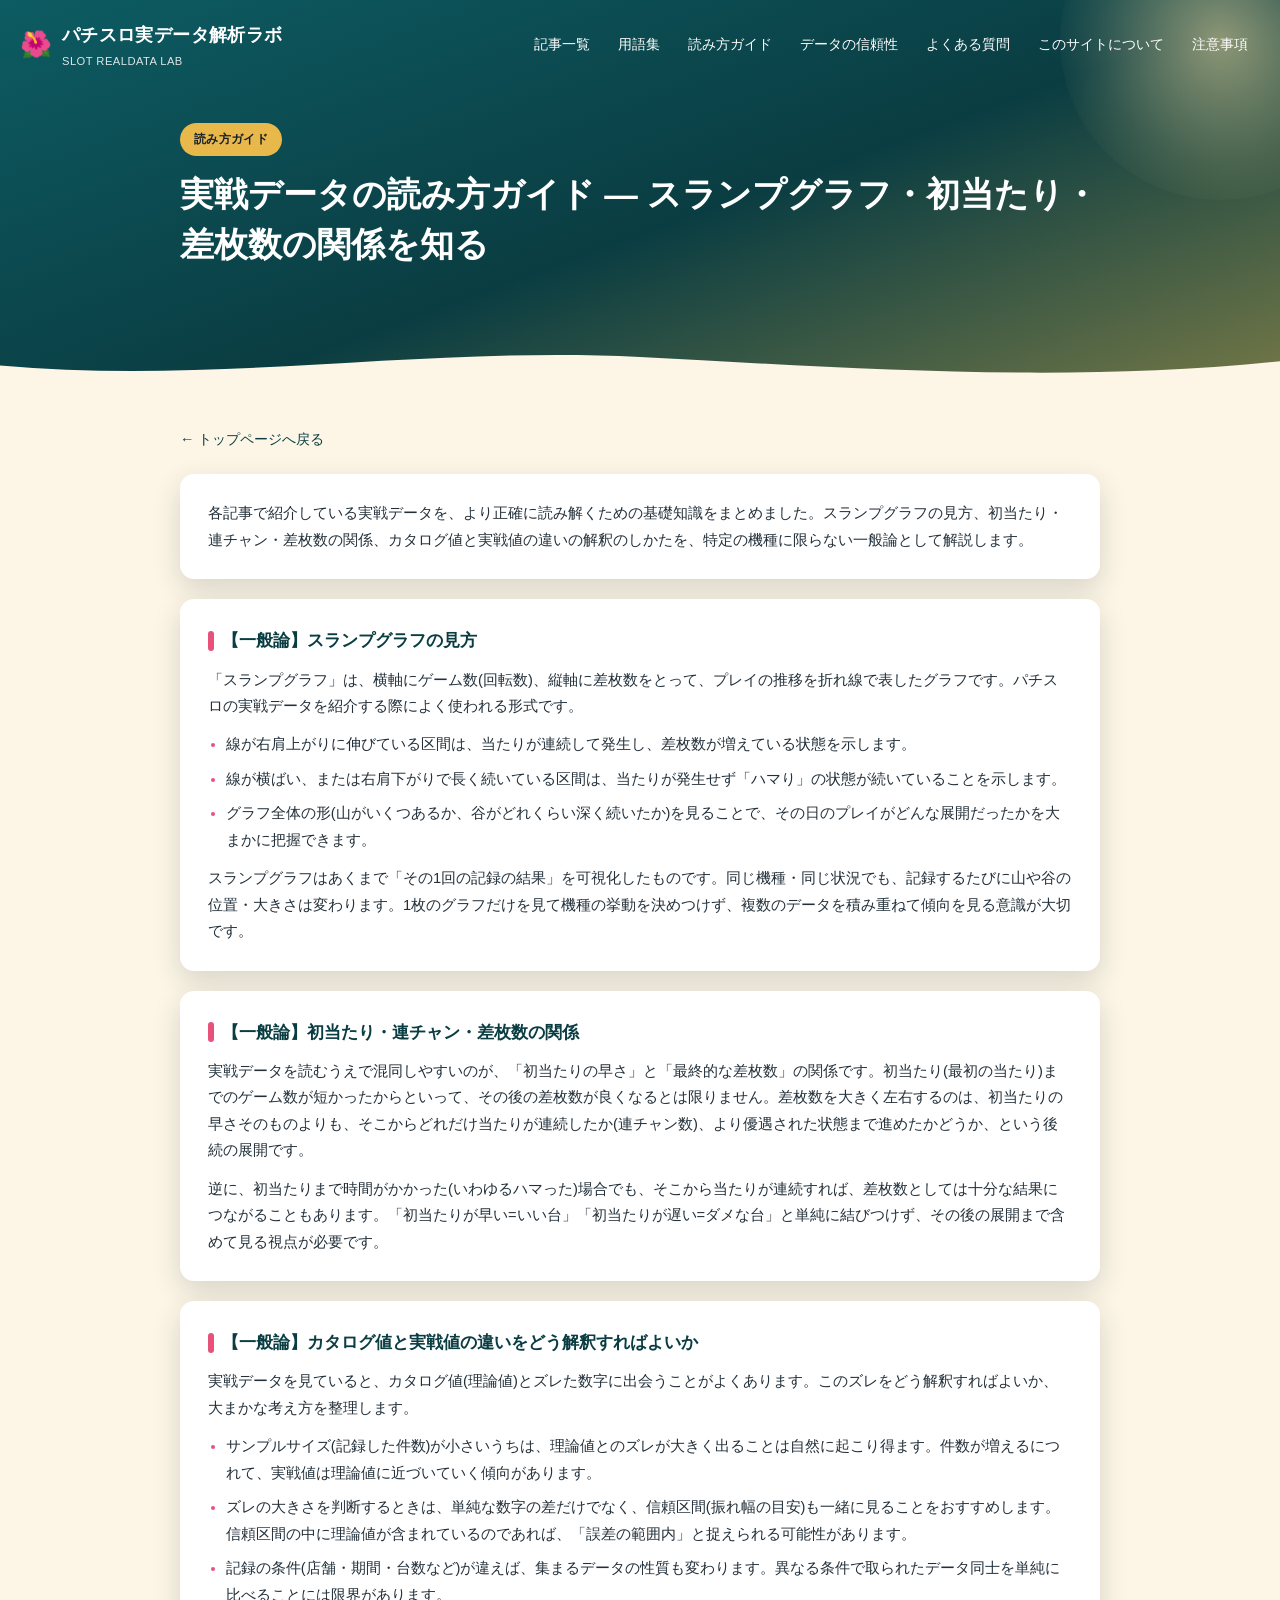
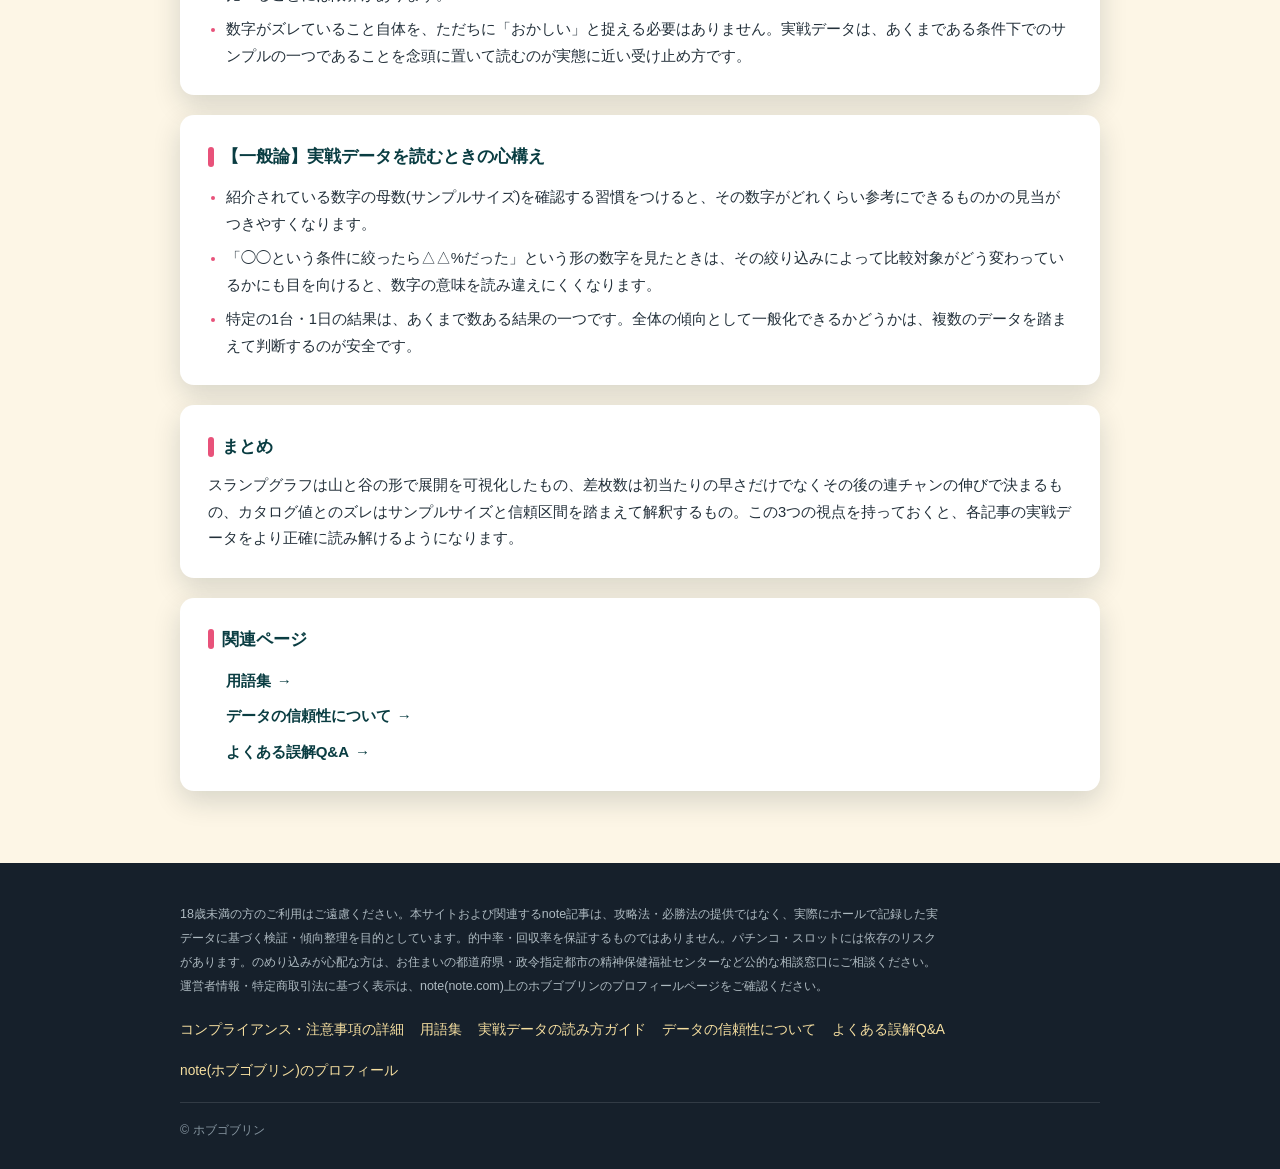
<file: how-to-read.html>
<!DOCTYPE html>
<html lang="ja">
<head>
<script>
// 自分自身の訪問をGA4計測から除外する。一度 ?noga=1 付きでアクセスすると、
// そのブラウザ(localStorage)に除外設定が保存され、以降はパラメータなしでも計測されない。
// 再度計測したい場合は localStorage.removeItem('ga_opt_out') で解除できる。
(function () {
  try {
    var params = new URLSearchParams(location.search);
    if (params.get('noga') === '1') {
      localStorage.setItem('ga_opt_out', '1');
    }
    if (localStorage.getItem('ga_opt_out') === '1') {
      window['ga-disable-G-0RHTV4QLPC'] = true;
    }
  } catch (e) { /* localStorageが使えない環境では何もしない */ }
})();
</script>
<!-- Google tag (gtag.js) -->
<script async src="https://www.googletagmanager.com/gtag/js?id=G-0RHTV4QLPC"></script>
<script>
  window.dataLayer = window.dataLayer || [];
  function gtag(){dataLayer.push(arguments);}
  gtag('js', new Date());

  gtag('config', 'G-0RHTV4QLPC');
</script>
<meta charset="UTF-8">
<meta name="viewport" content="width=device-width, initial-scale=1">
<title>実戦データの読み方ガイド｜パチスロ実データ解析ラボ</title>
<meta name="description" content="スランプグラフの見方や、初当たり・連チャン・差枚数の関係、カタログ値と実戦値の違いの解釈のしかたを一般論として解説。実戦データを正しく読むための基礎知識をまとめたページです。">
<link rel="canonical" href="https://slotrealdata.com/how-to-read.html">

<!-- OGP -->
<meta property="og:type" content="website">
<meta property="og:site_name" content="パチスロ実データ解析ラボ">
<meta property="og:title" content="実戦データの読み方ガイド｜パチスロ実データ解析ラボ">
<meta property="og:description" content="スランプグラフの見方や、初当たり・連チャン・差枚数の関係、カタログ値と実戦値の違いの解釈のしかたを一般論として解説。実戦データを正しく読むための基礎知識をまとめたページです。">
<meta property="og:url" content="https://slotrealdata.com/how-to-read.html">
<meta property="og:image" content="https://slotrealdata.com/assets/images/title-banner.png">
<meta property="og:locale" content="ja_JP">
<meta name="twitter:card" content="summary_large_image">
<meta name="twitter:title" content="実戦データの読み方ガイド｜パチスロ実データ解析ラボ">
<meta name="twitter:description" content="スランプグラフの見方や、初当たり・連チャン・差枚数の関係、カタログ値と実戦値の違いの解釈のしかたを一般論として解説。実戦データを正しく読むための基礎知識をまとめたページです。">
<meta name="twitter:image" content="https://slotrealdata.com/assets/images/title-banner.png">

<link rel="icon" href="favicon.ico" sizes="any">
<link rel="apple-touch-icon" href="assets/images/apple-touch-icon.png">
<link rel="stylesheet" href="assets/css/style.css">
</head>
<body class="notice-page">

<header class="site-header">
  <div class="header-inner">
    <a href="index.html" class="brand">
      <span class="brand-emoji" aria-hidden="true">🌺</span>
      <span class="brand-name">パチスロ実データ解析ラボ<small>SLOT REALDATA LAB</small></span>
    </a>
    <nav class="site-nav" aria-label="サイト内ナビゲーション">
      <a href="index.html#articles">記事一覧</a>
      <a href="glossary.html">用語集</a>
      <a href="how-to-read.html">読み方ガイド</a>
      <a href="trust.html">データの信頼性</a>
      <a href="faq.html">よくある質問</a>
      <a href="index.html#about">このサイトについて</a>
      <a href="notice.html">注意事項</a>
    </nav>
  </div>
  <div class="hero container">
    <span class="hero-badge">読み方ガイド</span>
    <h1>実戦データの読み方ガイド ― スランプグラフ・初当たり・差枚数の関係を知る</h1>
  </div>
  <svg class="wave-divider" viewBox="0 0 1440 60" preserveAspectRatio="none" aria-hidden="true">
    <path fill="#fdf6e6" d="M0,32 C240,60 480,4 720,20 C960,36 1200,58 1440,26 L1440,60 L0,60 Z"></path>
  </svg>
</header>

<main>
  <section class="section">
    <div class="container">
      <a class="back-link" href="index.html">← トップページへ戻る</a>

      <div class="notice-block">
        <p>各記事で紹介している実戦データを、より正確に読み解くための基礎知識をまとめました。スランプグラフの見方、初当たり・連チャン・差枚数の関係、カタログ値と実戦値の違いの解釈のしかたを、特定の機種に限らない一般論として解説します。</p>
      </div>

      <div class="notice-block">
        <h2>【一般論】スランプグラフの見方</h2>
        <p>「スランプグラフ」は、横軸にゲーム数(回転数)、縦軸に差枚数をとって、プレイの推移を折れ線で表したグラフです。パチスロの実戦データを紹介する際によく使われる形式です。</p>
        <ul>
          <li>線が右肩上がりに伸びている区間は、当たりが連続して発生し、差枚数が増えている状態を示します。</li>
          <li>線が横ばい、または右肩下がりで長く続いている区間は、当たりが発生せず「ハマり」の状態が続いていることを示します。</li>
          <li>グラフ全体の形(山がいくつあるか、谷がどれくらい深く続いたか)を見ることで、その日のプレイがどんな展開だったかを大まかに把握できます。</li>
        </ul>
        <p>スランプグラフはあくまで「その1回の記録の結果」を可視化したものです。同じ機種・同じ状況でも、記録するたびに山や谷の位置・大きさは変わります。1枚のグラフだけを見て機種の挙動を決めつけず、複数のデータを積み重ねて傾向を見る意識が大切です。</p>
      </div>

      <div class="notice-block">
        <h2>【一般論】初当たり・連チャン・差枚数の関係</h2>
        <p>実戦データを読むうえで混同しやすいのが、「初当たりの早さ」と「最終的な差枚数」の関係です。初当たり(最初の当たり)までのゲーム数が短かったからといって、その後の差枚数が良くなるとは限りません。差枚数を大きく左右するのは、初当たりの早さそのものよりも、そこからどれだけ当たりが連続したか(連チャン数)、より優遇された状態まで進めたかどうか、という後続の展開です。</p>
        <p>逆に、初当たりまで時間がかかった(いわゆるハマった)場合でも、そこから当たりが連続すれば、差枚数としては十分な結果につながることもあります。「初当たりが早い=いい台」「初当たりが遅い=ダメな台」と単純に結びつけず、その後の展開まで含めて見る視点が必要です。</p>
      </div>

      <div class="notice-block">
        <h2>【一般論】カタログ値と実戦値の違いをどう解釈すればよいか</h2>
        <p>実戦データを見ていると、カタログ値(理論値)とズレた数字に出会うことがよくあります。このズレをどう解釈すればよいか、大まかな考え方を整理します。</p>
        <ul>
          <li>サンプルサイズ(記録した件数)が小さいうちは、理論値とのズレが大きく出ることは自然に起こり得ます。件数が増えるにつれて、実戦値は理論値に近づいていく傾向があります。</li>
          <li>ズレの大きさを判断するときは、単純な数字の差だけでなく、信頼区間(振れ幅の目安)も一緒に見ることをおすすめします。信頼区間の中に理論値が含まれているのであれば、「誤差の範囲内」と捉えられる可能性があります。</li>
          <li>記録の条件(店舗・期間・台数など)が違えば、集まるデータの性質も変わります。異なる条件で取られたデータ同士を単純に比べることには限界があります。</li>
          <li>数字がズレていること自体を、ただちに「おかしい」と捉える必要はありません。実戦データは、あくまである条件下でのサンプルの一つであることを念頭に置いて読むのが実態に近い受け止め方です。</li>
        </ul>
      </div>

      <div class="notice-block">
        <h2>【一般論】実戦データを読むときの心構え</h2>
        <ul>
          <li>紹介されている数字の母数(サンプルサイズ)を確認する習慣をつけると、その数字がどれくらい参考にできるものかの見当がつきやすくなります。</li>
          <li>「◯◯という条件に絞ったら△△%だった」という形の数字を見たときは、その絞り込みによって比較対象がどう変わっているかにも目を向けると、数字の意味を読み違えにくくなります。</li>
          <li>特定の1台・1日の結果は、あくまで数ある結果の一つです。全体の傾向として一般化できるかどうかは、複数のデータを踏まえて判断するのが安全です。</li>
        </ul>
      </div>

      <div class="notice-block">
        <h2>まとめ</h2>
        <p>スランプグラフは山と谷の形で展開を可視化したもの、差枚数は初当たりの早さだけでなくその後の連チャンの伸びで決まるもの、カタログ値とのズレはサンプルサイズと信頼区間を踏まえて解釈するもの。この3つの視点を持っておくと、各記事の実戦データをより正確に読み解けるようになります。</p>
      </div>

      <div class="notice-block">
        <h2>関連ページ</h2>
        <ul class="related-links">
          <li><a href="glossary.html">用語集</a></li>
          <li><a href="trust.html">データの信頼性について</a></li>
          <li><a href="faq.html">よくある誤解Q&amp;A</a></li>
        </ul>
      </div>
    </div>
  </section>
</main>

<footer class="site-footer">
  <div class="footer-inner container">
    <p class="footer-notice">18歳未満の方のご利用はご遠慮ください。本サイトおよび関連するnote記事は、攻略法・必勝法の提供ではなく、実際にホールで記録した実データに基づく検証・傾向整理を目的としています。的中率・回収率を保証するものではありません。パチンコ・スロットには依存のリスクがあります。のめり込みが心配な方は、お住まいの都道府県・政令指定都市の精神保健福祉センターなど公的な相談窓口にご相談ください。運営者情報・特定商取引法に基づく表示は、note(note.com)上のホブゴブリンのプロフィールページをご確認ください。</p>
    <div class="footer-links">
      <a href="notice.html">コンプライアンス・注意事項の詳細</a>
      <a href="glossary.html">用語集</a>
      <a href="how-to-read.html">実戦データの読み方ガイド</a>
      <a href="trust.html">データの信頼性について</a>
      <a href="faq.html">よくある誤解Q&amp;A</a>
      <a href="https://note.com/hobgoblin" target="_blank" rel="noopener">note(ホブゴブリン)のプロフィール</a>
    </div>
    <div class="footer-bottom">
      &copy; ホブゴブリン
    </div>
  </div>
</footer>

</body>
</html>
</file>
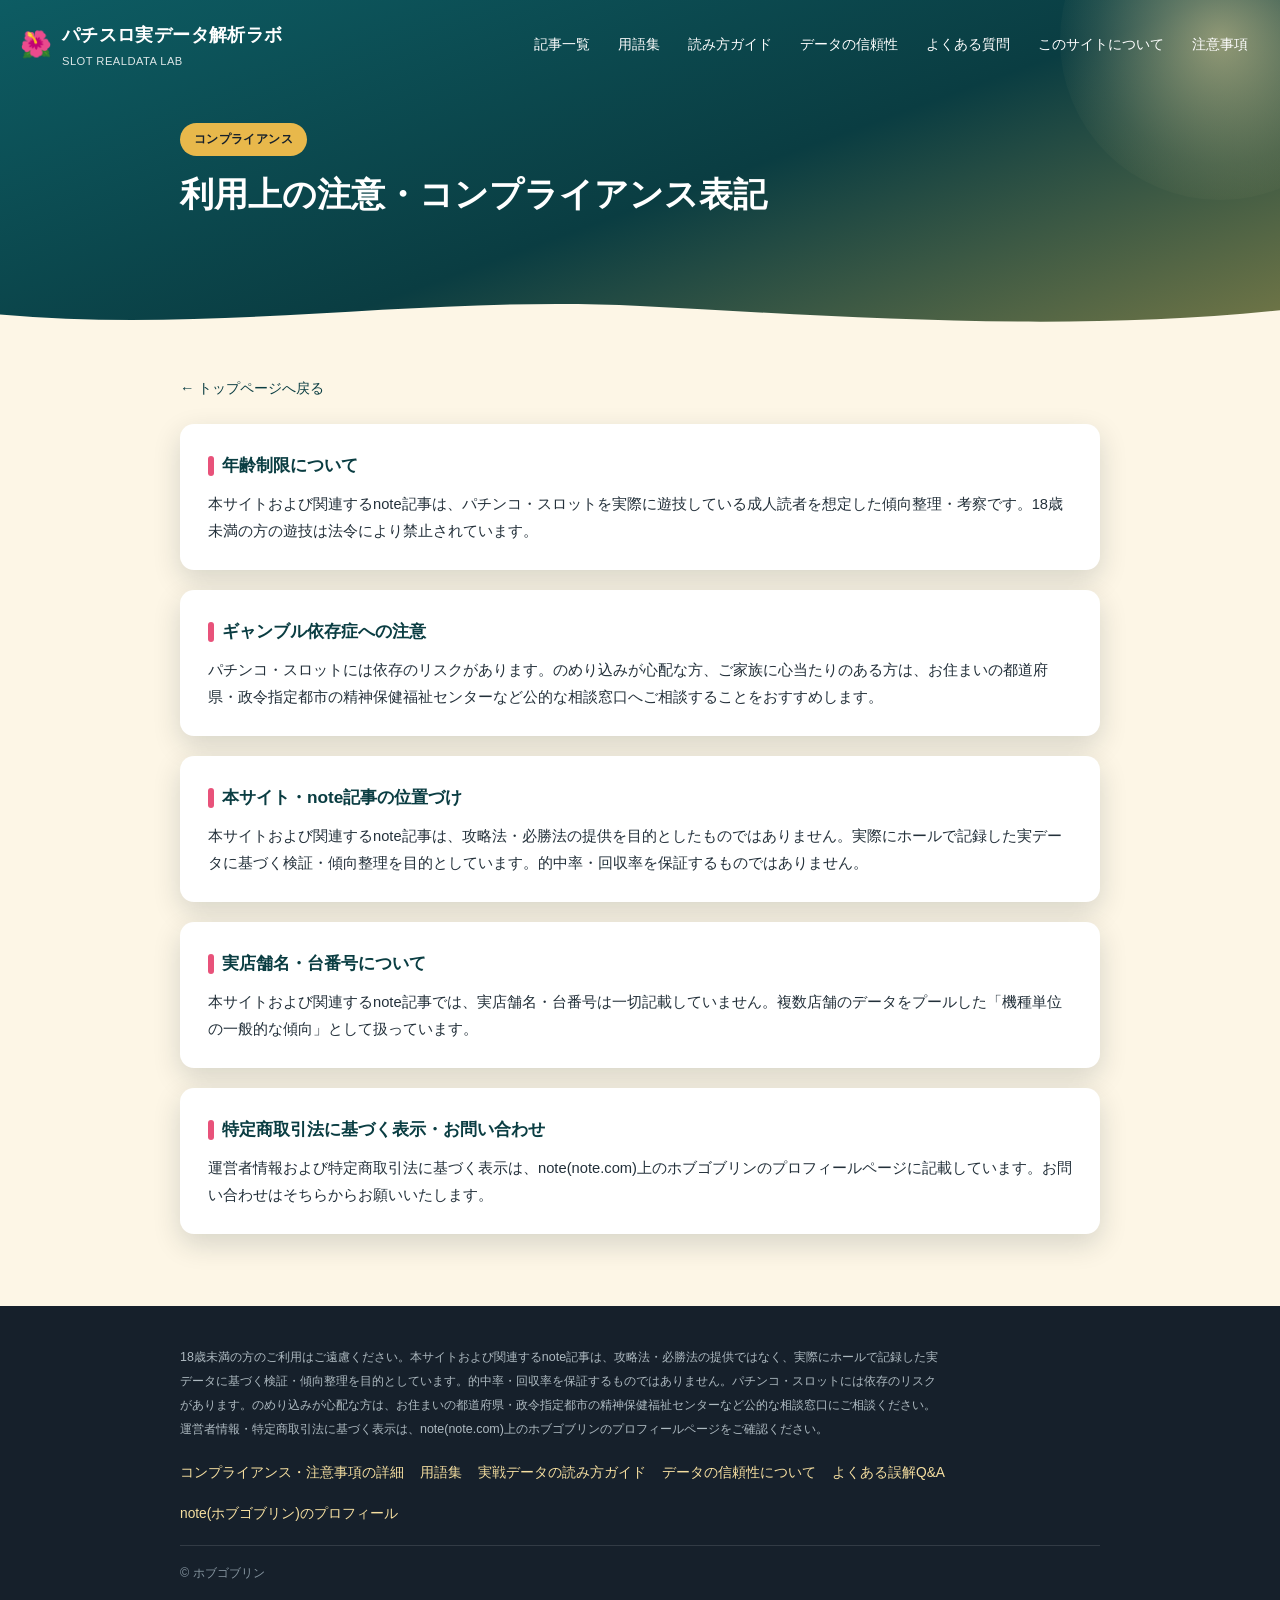
<file: notice.html>
<!DOCTYPE html>
<html lang="ja">
<head>
<script>
// 自分自身の訪問をGA4計測から除外する。一度 ?noga=1 付きでアクセスすると、
// そのブラウザ(localStorage)に除外設定が保存され、以降はパラメータなしでも計測されない。
// 再度計測したい場合は localStorage.removeItem('ga_opt_out') で解除できる。
(function () {
  try {
    var params = new URLSearchParams(location.search);
    if (params.get('noga') === '1') {
      localStorage.setItem('ga_opt_out', '1');
    }
    if (localStorage.getItem('ga_opt_out') === '1') {
      window['ga-disable-G-0RHTV4QLPC'] = true;
    }
  } catch (e) { /* localStorageが使えない環境では何もしない */ }
})();
</script>
<!-- Google tag (gtag.js) -->
<script async src="https://www.googletagmanager.com/gtag/js?id=G-0RHTV4QLPC"></script>
<script>
  window.dataLayer = window.dataLayer || [];
  function gtag(){dataLayer.push(arguments);}
  gtag('js', new Date());

  gtag('config', 'G-0RHTV4QLPC');
</script>
<meta charset="UTF-8">
<meta name="viewport" content="width=device-width, initial-scale=1">
<title>コンプライアンス・注意事項｜パチスロ実データ解析ラボ</title>
<meta name="description" content="パチスロ実データ解析ラボの年齢制限、ギャンブル依存症への注意、本サイト・note記事の位置づけ、実店舗名の非掲載方針、特定商取引法に基づく表示について案内しています。">
<link rel="canonical" href="https://slotrealdata.com/notice.html">

<!-- OGP -->
<meta property="og:type" content="website">
<meta property="og:site_name" content="パチスロ実データ解析ラボ">
<meta property="og:title" content="コンプライアンス・注意事項｜パチスロ実データ解析ラボ">
<meta property="og:description" content="パチスロ実データ解析ラボの年齢制限、ギャンブル依存症への注意、本サイト・note記事の位置づけ、実店舗名の非掲載方針、特定商取引法に基づく表示について案内しています。">
<meta property="og:url" content="https://slotrealdata.com/notice.html">
<meta property="og:image" content="https://slotrealdata.com/assets/images/title-banner.png">
<meta property="og:locale" content="ja_JP">
<meta name="twitter:card" content="summary_large_image">
<meta name="twitter:title" content="コンプライアンス・注意事項｜パチスロ実データ解析ラボ">
<meta name="twitter:description" content="年齢制限、ギャンブル依存症への注意、本サイト・note記事の位置づけ、実店舗名の非掲載方針、特定商取引法に基づく表示について案内しています。">
<meta name="twitter:image" content="https://slotrealdata.com/assets/images/title-banner.png">

<link rel="icon" href="favicon.ico" sizes="any">
<link rel="apple-touch-icon" href="assets/images/apple-touch-icon.png">
<link rel="stylesheet" href="assets/css/style.css">
</head>
<body class="notice-page">

<header class="site-header">
  <div class="header-inner">
    <a href="index.html" class="brand">
      <span class="brand-emoji" aria-hidden="true">🌺</span>
      <span class="brand-name">パチスロ実データ解析ラボ<small>SLOT REALDATA LAB</small></span>
    </a>
    <nav class="site-nav" aria-label="サイト内ナビゲーション">
      <a href="index.html#articles">記事一覧</a>
      <a href="glossary.html">用語集</a>
      <a href="how-to-read.html">読み方ガイド</a>
      <a href="trust.html">データの信頼性</a>
      <a href="faq.html">よくある質問</a>
      <a href="index.html#about">このサイトについて</a>
      <a href="notice.html">注意事項</a>
    </nav>
  </div>
  <div class="hero container">
    <span class="hero-badge">コンプライアンス</span>
    <h1>利用上の注意・コンプライアンス表記</h1>
  </div>
  <svg class="wave-divider" viewBox="0 0 1440 60" preserveAspectRatio="none" aria-hidden="true">
    <path fill="#fdf6e6" d="M0,32 C240,60 480,4 720,20 C960,36 1200,58 1440,26 L1440,60 L0,60 Z"></path>
  </svg>
</header>

<main>
  <section class="section">
    <div class="container">
      <a class="back-link" href="index.html">← トップページへ戻る</a>

      <div class="notice-block">
        <h2>年齢制限について</h2>
        <p>本サイトおよび関連するnote記事は、パチンコ・スロットを実際に遊技している成人読者を想定した傾向整理・考察です。18歳未満の方の遊技は法令により禁止されています。</p>
      </div>

      <div class="notice-block">
        <h2>ギャンブル依存症への注意</h2>
        <p>パチンコ・スロットには依存のリスクがあります。のめり込みが心配な方、ご家族に心当たりのある方は、お住まいの都道府県・政令指定都市の精神保健福祉センターなど公的な相談窓口へご相談することをおすすめします。</p>
      </div>

      <div class="notice-block">
        <h2>本サイト・note記事の位置づけ</h2>
        <p>本サイトおよび関連するnote記事は、攻略法・必勝法の提供を目的としたものではありません。実際にホールで記録した実データに基づく検証・傾向整理を目的としています。的中率・回収率を保証するものではありません。</p>
      </div>

      <div class="notice-block">
        <h2>実店舗名・台番号について</h2>
        <p>本サイトおよび関連するnote記事では、実店舗名・台番号は一切記載していません。複数店舗のデータをプールした「機種単位の一般的な傾向」として扱っています。</p>
      </div>

      <div class="notice-block">
        <h2>特定商取引法に基づく表示・お問い合わせ</h2>
        <p>運営者情報および特定商取引法に基づく表示は、note(note.com)上のホブゴブリンのプロフィールページに記載しています。お問い合わせはそちらからお願いいたします。</p>
      </div>
    </div>
  </section>
</main>

<footer class="site-footer">
  <div class="footer-inner container">
    <p class="footer-notice">18歳未満の方のご利用はご遠慮ください。本サイトおよび関連するnote記事は、攻略法・必勝法の提供ではなく、実際にホールで記録した実データに基づく検証・傾向整理を目的としています。的中率・回収率を保証するものではありません。パチンコ・スロットには依存のリスクがあります。のめり込みが心配な方は、お住まいの都道府県・政令指定都市の精神保健福祉センターなど公的な相談窓口にご相談ください。運営者情報・特定商取引法に基づく表示は、note(note.com)上のホブゴブリンのプロフィールページをご確認ください。</p>
    <div class="footer-links">
      <a href="notice.html">コンプライアンス・注意事項の詳細</a>
      <a href="glossary.html">用語集</a>
      <a href="how-to-read.html">実戦データの読み方ガイド</a>
      <a href="trust.html">データの信頼性について</a>
      <a href="faq.html">よくある誤解Q&amp;A</a>
      <a href="https://note.com/hobgoblin" target="_blank" rel="noopener">note(ホブゴブリン)のプロフィール</a>
    </div>
    <div class="footer-bottom">
      &copy; ホブゴブリン
    </div>
  </div>
</footer>

</body>
</html>
</file>
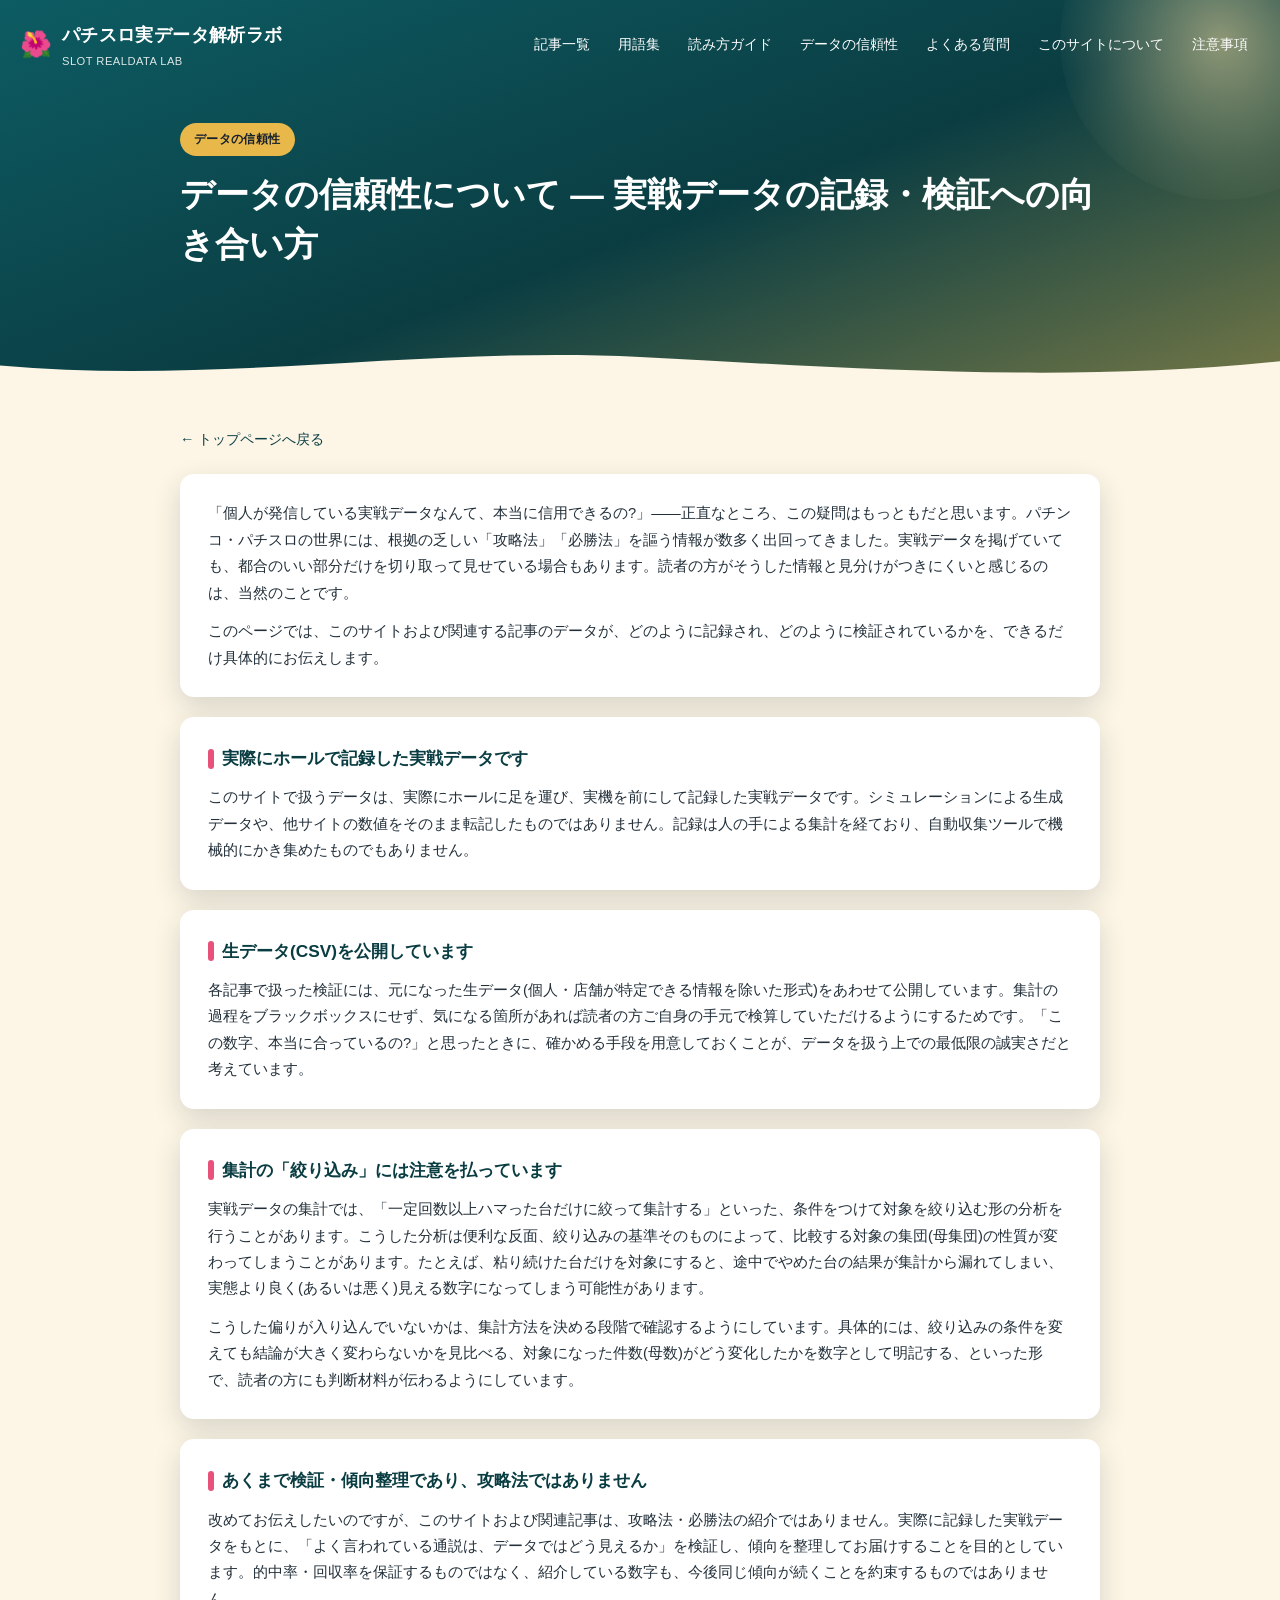
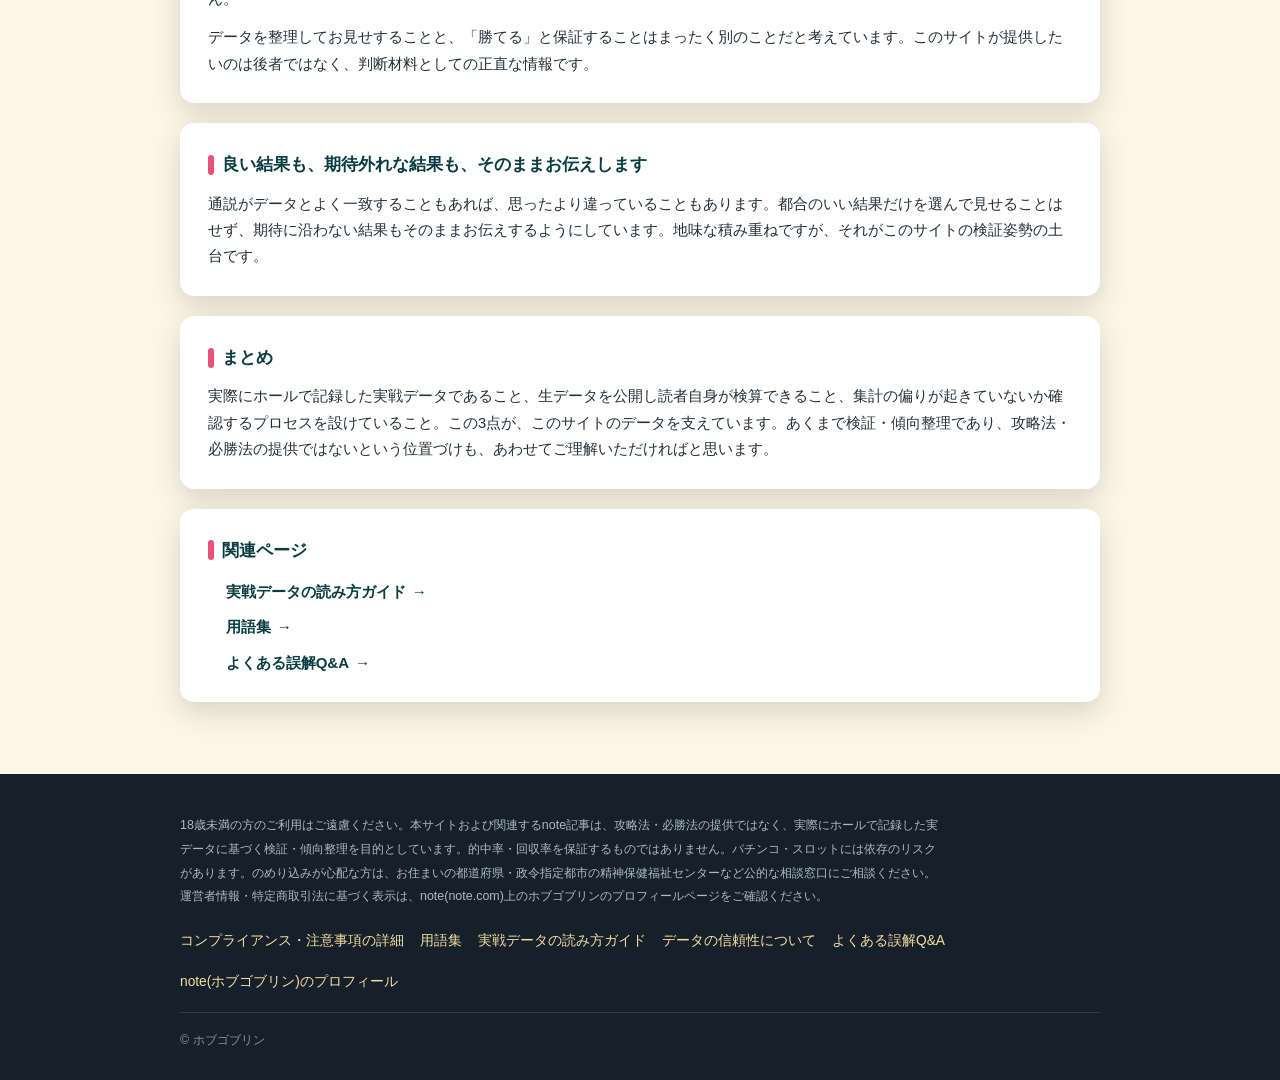
<file: trust.html>
<!DOCTYPE html>
<html lang="ja">
<head>
<script>
// 自分自身の訪問をGA4計測から除外する。一度 ?noga=1 付きでアクセスすると、
// そのブラウザ(localStorage)に除外設定が保存され、以降はパラメータなしでも計測されない。
// 再度計測したい場合は localStorage.removeItem('ga_opt_out') で解除できる。
(function () {
  try {
    var params = new URLSearchParams(location.search);
    if (params.get('noga') === '1') {
      localStorage.setItem('ga_opt_out', '1');
    }
    if (localStorage.getItem('ga_opt_out') === '1') {
      window['ga-disable-G-0RHTV4QLPC'] = true;
    }
  } catch (e) { /* localStorageが使えない環境では何もしない */ }
})();
</script>
<!-- Google tag (gtag.js) -->
<script async src="https://www.googletagmanager.com/gtag/js?id=G-0RHTV4QLPC"></script>
<script>
  window.dataLayer = window.dataLayer || [];
  function gtag(){dataLayer.push(arguments);}
  gtag('js', new Date());

  gtag('config', 'G-0RHTV4QLPC');
</script>
<meta charset="UTF-8">
<meta name="viewport" content="width=device-width, initial-scale=1">
<title>データの信頼性について｜パチスロ実データ解析ラボ</title>
<meta name="description" content="このサイトが扱う実戦データはどう記録し、どう検証しているか。生データ(CSV)の公開や、集計の偏りを避ける工夫など、検証姿勢を正直にまとめました。攻略法ではなく検証・傾向整理の場です。">
<link rel="canonical" href="https://slotrealdata.com/trust.html">

<!-- OGP -->
<meta property="og:type" content="website">
<meta property="og:site_name" content="パチスロ実データ解析ラボ">
<meta property="og:title" content="データの信頼性について｜パチスロ実データ解析ラボ">
<meta property="og:description" content="このサイトが扱う実戦データはどう記録し、どう検証しているか。生データ(CSV)の公開や、集計の偏りを避ける工夫など、検証姿勢を正直にまとめました。攻略法ではなく検証・傾向整理の場です。">
<meta property="og:url" content="https://slotrealdata.com/trust.html">
<meta property="og:image" content="https://slotrealdata.com/assets/images/title-banner.png">
<meta property="og:locale" content="ja_JP">
<meta name="twitter:card" content="summary_large_image">
<meta name="twitter:title" content="データの信頼性について｜パチスロ実データ解析ラボ">
<meta name="twitter:description" content="このサイトが扱う実戦データはどう記録し、どう検証しているか。生データ(CSV)の公開や、集計の偏りを避ける工夫など、検証姿勢を正直にまとめました。攻略法ではなく検証・傾向整理の場です。">
<meta name="twitter:image" content="https://slotrealdata.com/assets/images/title-banner.png">

<link rel="icon" href="favicon.ico" sizes="any">
<link rel="apple-touch-icon" href="assets/images/apple-touch-icon.png">
<link rel="stylesheet" href="assets/css/style.css">
</head>
<body class="notice-page">

<header class="site-header">
  <div class="header-inner">
    <a href="index.html" class="brand">
      <span class="brand-emoji" aria-hidden="true">🌺</span>
      <span class="brand-name">パチスロ実データ解析ラボ<small>SLOT REALDATA LAB</small></span>
    </a>
    <nav class="site-nav" aria-label="サイト内ナビゲーション">
      <a href="index.html#articles">記事一覧</a>
      <a href="glossary.html">用語集</a>
      <a href="how-to-read.html">読み方ガイド</a>
      <a href="trust.html">データの信頼性</a>
      <a href="faq.html">よくある質問</a>
      <a href="index.html#about">このサイトについて</a>
      <a href="notice.html">注意事項</a>
    </nav>
  </div>
  <div class="hero container">
    <span class="hero-badge">データの信頼性</span>
    <h1>データの信頼性について ― 実戦データの記録・検証への向き合い方</h1>
  </div>
  <svg class="wave-divider" viewBox="0 0 1440 60" preserveAspectRatio="none" aria-hidden="true">
    <path fill="#fdf6e6" d="M0,32 C240,60 480,4 720,20 C960,36 1200,58 1440,26 L1440,60 L0,60 Z"></path>
  </svg>
</header>

<main>
  <section class="section">
    <div class="container">
      <a class="back-link" href="index.html">← トップページへ戻る</a>

      <div class="notice-block">
        <p>「個人が発信している実戦データなんて、本当に信用できるの?」——正直なところ、この疑問はもっともだと思います。パチンコ・パチスロの世界には、根拠の乏しい「攻略法」「必勝法」を謳う情報が数多く出回ってきました。実戦データを掲げていても、都合のいい部分だけを切り取って見せている場合もあります。読者の方がそうした情報と見分けがつきにくいと感じるのは、当然のことです。</p>
        <p>このページでは、このサイトおよび関連する記事のデータが、どのように記録され、どのように検証されているかを、できるだけ具体的にお伝えします。</p>
      </div>

      <div class="notice-block">
        <h2>実際にホールで記録した実戦データです</h2>
        <p>このサイトで扱うデータは、実際にホールに足を運び、実機を前にして記録した実戦データです。シミュレーションによる生成データや、他サイトの数値をそのまま転記したものではありません。記録は人の手による集計を経ており、自動収集ツールで機械的にかき集めたものでもありません。</p>
      </div>

      <div class="notice-block">
        <h2>生データ(CSV)を公開しています</h2>
        <p>各記事で扱った検証には、元になった生データ(個人・店舗が特定できる情報を除いた形式)をあわせて公開しています。集計の過程をブラックボックスにせず、気になる箇所があれば読者の方ご自身の手元で検算していただけるようにするためです。「この数字、本当に合っているの?」と思ったときに、確かめる手段を用意しておくことが、データを扱う上での最低限の誠実さだと考えています。</p>
      </div>

      <div class="notice-block">
        <h2>集計の「絞り込み」には注意を払っています</h2>
        <p>実戦データの集計では、「一定回数以上ハマった台だけに絞って集計する」といった、条件をつけて対象を絞り込む形の分析を行うことがあります。こうした分析は便利な反面、絞り込みの基準そのものによって、比較する対象の集団(母集団)の性質が変わってしまうことがあります。たとえば、粘り続けた台だけを対象にすると、途中でやめた台の結果が集計から漏れてしまい、実態より良く(あるいは悪く)見える数字になってしまう可能性があります。</p>
        <p>こうした偏りが入り込んでいないかは、集計方法を決める段階で確認するようにしています。具体的には、絞り込みの条件を変えても結論が大きく変わらないかを見比べる、対象になった件数(母数)がどう変化したかを数字として明記する、といった形で、読者の方にも判断材料が伝わるようにしています。</p>
      </div>

      <div class="notice-block">
        <h2>あくまで検証・傾向整理であり、攻略法ではありません</h2>
        <p>改めてお伝えしたいのですが、このサイトおよび関連記事は、攻略法・必勝法の紹介ではありません。実際に記録した実戦データをもとに、「よく言われている通説は、データではどう見えるか」を検証し、傾向を整理してお届けすることを目的としています。的中率・回収率を保証するものではなく、紹介している数字も、今後同じ傾向が続くことを約束するものではありません。</p>
        <p>データを整理してお見せすることと、「勝てる」と保証することはまったく別のことだと考えています。このサイトが提供したいのは後者ではなく、判断材料としての正直な情報です。</p>
      </div>

      <div class="notice-block">
        <h2>良い結果も、期待外れな結果も、そのままお伝えします</h2>
        <p>通説がデータとよく一致することもあれば、思ったより違っていることもあります。都合のいい結果だけを選んで見せることはせず、期待に沿わない結果もそのままお伝えするようにしています。地味な積み重ねですが、それがこのサイトの検証姿勢の土台です。</p>
      </div>

      <div class="notice-block">
        <h2>まとめ</h2>
        <p>実際にホールで記録した実戦データであること、生データを公開し読者自身が検算できること、集計の偏りが起きていないか確認するプロセスを設けていること。この3点が、このサイトのデータを支えています。あくまで検証・傾向整理であり、攻略法・必勝法の提供ではないという位置づけも、あわせてご理解いただければと思います。</p>
      </div>

      <div class="notice-block">
        <h2>関連ページ</h2>
        <ul class="related-links">
          <li><a href="how-to-read.html">実戦データの読み方ガイド</a></li>
          <li><a href="glossary.html">用語集</a></li>
          <li><a href="faq.html">よくある誤解Q&amp;A</a></li>
        </ul>
      </div>
    </div>
  </section>
</main>

<footer class="site-footer">
  <div class="footer-inner container">
    <p class="footer-notice">18歳未満の方のご利用はご遠慮ください。本サイトおよび関連するnote記事は、攻略法・必勝法の提供ではなく、実際にホールで記録した実データに基づく検証・傾向整理を目的としています。的中率・回収率を保証するものではありません。パチンコ・スロットには依存のリスクがあります。のめり込みが心配な方は、お住まいの都道府県・政令指定都市の精神保健福祉センターなど公的な相談窓口にご相談ください。運営者情報・特定商取引法に基づく表示は、note(note.com)上のホブゴブリンのプロフィールページをご確認ください。</p>
    <div class="footer-links">
      <a href="notice.html">コンプライアンス・注意事項の詳細</a>
      <a href="glossary.html">用語集</a>
      <a href="how-to-read.html">実戦データの読み方ガイド</a>
      <a href="trust.html">データの信頼性について</a>
      <a href="faq.html">よくある誤解Q&amp;A</a>
      <a href="https://note.com/hobgoblin" target="_blank" rel="noopener">note(ホブゴブリン)のプロフィール</a>
    </div>
    <div class="footer-bottom">
      &copy; ホブゴブリン
    </div>
  </div>
</footer>

</body>
</html>
</file>
<file: assets/css/style.css>
/* =========================================================
   パチスロ実データ解析ラボ - 共通スタイルシート
   トロピカル・沖縄モチーフ(見出し画像 title-banner.png のトーンに合わせる)
   フレームワーク不使用の素のCSS。レスポンシブはモバイルファーストで実装。
   ========================================================= */

:root {
  --color-teal-dark: #0a3d42;
  --color-teal: #0d5c63;
  --color-teal-light: #157a83;
  --color-navy: #16202b;
  --color-navy-panel: #1b2733;
  --color-gold: #e8b84b;
  --color-gold-light: #f6dfa0;
  --color-cream: #fdf6e6;
  --color-cream-soft: #fbeecb;
  --color-coral: #e8527a;
  --color-coral-soft: #f9c9d5;
  --color-text: #23303a;
  --color-text-soft: #55636b;
  --max-width: 960px;
  --radius-lg: 20px;
  --radius-md: 14px;
  --radius-sm: 8px;
  --shadow-card: 0 10px 28px rgba(10, 40, 45, 0.16);
}

* {
  box-sizing: border-box;
}

html {
  scroll-behavior: smooth;
}

body {
  margin: 0;
  font-family: "Hiragino Sans", "Hiragino Kaku Gothic ProN", "Yu Gothic",
    "Noto Sans JP", "Meiryo", sans-serif;
  color: var(--color-text);
  background: var(--color-cream);
  line-height: 1.8;
  -webkit-font-smoothing: antialiased;
}

a {
  color: inherit;
}

img {
  max-width: 100%;
  display: block;
}

.container {
  max-width: var(--max-width);
  margin: 0 auto;
  padding: 0 20px;
}

/* ---------- ヘッダー ---------- */

.site-header {
  position: relative;
  background: linear-gradient(
    160deg,
    var(--color-teal) 0%,
    var(--color-teal-dark) 55%,
    var(--color-gold) 150%
  );
  color: #fff;
  overflow: hidden;
}

.site-header::before {
  /* 太陽の光線を模した装飾(CSSのみ、画像アセット不要) */
  content: "";
  position: absolute;
  top: -120px;
  right: -100px;
  width: 320px;
  height: 320px;
  border-radius: 50%;
  background: radial-gradient(
    circle,
    rgba(246, 223, 160, 0.55) 0%,
    rgba(246, 223, 160, 0.12) 55%,
    rgba(246, 223, 160, 0) 75%
  );
  pointer-events: none;
}

.header-inner {
  position: relative;
  z-index: 1;
  display: flex;
  align-items: center;
  justify-content: space-between;
  flex-wrap: wrap;
  gap: 14px;
  padding: 18px 20px;
}

.brand {
  display: flex;
  align-items: center;
  gap: 10px;
  text-decoration: none;
  color: #fff;
}

.brand-emoji {
  font-size: 1.6rem;
  line-height: 1;
}

.brand-name {
  font-weight: 700;
  font-size: 1.15rem;
  letter-spacing: 0.02em;
}

.brand-name small {
  display: block;
  font-weight: 400;
  font-size: 0.7rem;
  opacity: 0.85;
  letter-spacing: 0.04em;
}

.site-nav {
  display: flex;
  flex-wrap: wrap;
  gap: 6px 4px;
}

.site-nav a {
  display: inline-block;
  padding: 8px 12px;
  font-size: 0.88rem;
  text-decoration: none;
  color: #fff;
  border-radius: 999px;
  transition: background 0.15s ease;
}

.site-nav a:hover,
.site-nav a:focus-visible {
  background: rgba(255, 255, 255, 0.18);
}

/* ---------- ヒーロー(導入文エリア) ---------- */

.hero {
  position: relative;
  z-index: 1;
  padding: 34px 20px 56px;
}

.hero-badge {
  display: inline-block;
  background: var(--color-gold);
  color: var(--color-navy);
  font-weight: 700;
  font-size: 0.78rem;
  padding: 5px 14px;
  border-radius: 999px;
  margin-bottom: 14px;
  letter-spacing: 0.03em;
}

.hero h1 {
  margin: 0 0 18px;
  font-size: clamp(1.5rem, 4.4vw, 2.1rem);
  line-height: 1.5;
  font-weight: 800;
}

.hero-lede {
  background: rgba(22, 32, 43, 0.55);
  border-radius: var(--radius-md);
  padding: 22px 22px;
  max-width: 720px;
}

.hero-lede p {
  margin: 0 0 1em;
  font-size: 0.98rem;
}

.hero-lede p:last-child {
  margin-bottom: 0;
}

/* 波形の区切り(トロピカルモチーフ) */
.wave-divider {
  display: block;
  width: 100%;
  height: 42px;
  margin-top: -2px;
}

/* ---------- セクション共通 ---------- */

.section {
  padding: 52px 20px;
}

.section-alt {
  background: var(--color-cream-soft);
}

.section-title {
  font-size: clamp(1.3rem, 3.6vw, 1.7rem);
  font-weight: 800;
  color: var(--color-teal-dark);
  margin: 0 0 8px;
  display: flex;
  align-items: center;
  gap: 10px;
}

.section-title .title-mark {
  width: 8px;
  height: 26px;
  background: var(--color-coral);
  border-radius: 4px;
  display: inline-block;
}

.section-lead {
  color: var(--color-text-soft);
  margin: 0 0 28px;
  font-size: 0.95rem;
}

/* ---------- 記事カード ---------- */

.article-list {
  display: flex;
  flex-direction: column;
  gap: 28px;
}

/* 記事カード1件分のテンプレート。
   今後、他機種の記事を追加する際は
   <article class="article-card">...</article> のブロックごと複製し、
   画像・タイトル・サマリー・箇条書き・リンク先URLを差し替えるだけで追加できる。 */
.article-card {
  background: #fff;
  border-radius: var(--radius-lg);
  overflow: hidden;
  box-shadow: var(--shadow-card);
  display: grid;
  grid-template-columns: 1fr;
}

@media (min-width: 760px) {
  .article-card {
    grid-template-columns: 340px 1fr;
  }
}

.article-card-media {
  background: var(--color-navy);
  aspect-ratio: 1280 / 670;
}

.article-card-media img {
  width: 100%;
  height: 100%;
  object-fit: cover;
}

.article-card-body {
  padding: 24px 24px 26px;
  display: flex;
  flex-direction: column;
  gap: 14px;
}

.article-tag {
  display: inline-flex;
  align-self: flex-start;
  align-items: center;
  gap: 6px;
  background: var(--color-coral-soft);
  color: #a6274a;
  font-size: 0.74rem;
  font-weight: 700;
  padding: 4px 12px;
  border-radius: 999px;
}

.article-card-body h3 {
  margin: 0;
  font-size: 1.2rem;
  line-height: 1.55;
  color: var(--color-navy);
}

.article-summary {
  margin: 0;
  color: var(--color-text-soft);
  font-size: 0.94rem;
}

.article-points {
  margin: 0;
  padding-left: 1.2em;
  font-size: 0.9rem;
  color: var(--color-text);
  display: flex;
  flex-direction: column;
  gap: 6px;
}

.article-points li::marker {
  color: var(--color-coral);
}

.article-cta {
  margin-top: 6px;
}

.btn {
  display: inline-flex;
  align-items: center;
  gap: 8px;
  padding: 12px 22px;
  border-radius: 999px;
  font-weight: 700;
  font-size: 0.94rem;
  text-decoration: none;
  transition: transform 0.15s ease, box-shadow 0.15s ease;
}

.btn-primary {
  background: linear-gradient(120deg, var(--color-gold) 0%, #f0cd7a 100%);
  color: var(--color-navy);
  box-shadow: 0 8px 18px rgba(232, 184, 75, 0.45);
}

.btn-primary:hover,
.btn-primary:focus-visible {
  transform: translateY(-2px);
  box-shadow: 0 12px 22px rgba(232, 184, 75, 0.55);
}

.btn-outline {
  background: transparent;
  border: 1.5px solid var(--color-teal);
  color: var(--color-teal-dark);
}

.btn-outline:hover,
.btn-outline:focus-visible {
  background: var(--color-teal);
  color: #fff;
}

.article-card-body .btn-primary::after {
  content: "→";
}

/* 今後記事が増えた際の「準備中」プレースホルダー(任意で使用) */
.article-more-note {
  text-align: center;
  color: var(--color-text-soft);
  font-size: 0.88rem;
  margin-top: 6px;
}

/* ---------- About / プロフィール ---------- */

.about-block {
  display: grid;
  grid-template-columns: 1fr;
  gap: 26px;
  align-items: start;
}

@media (min-width: 700px) {
  .about-block {
    grid-template-columns: 160px 1fr;
  }
}

.about-avatar {
  width: 128px;
  height: 128px;
  border-radius: 50%;
  overflow: hidden;
  display: flex;
  align-items: center;
  justify-content: center;
  box-shadow: var(--shadow-card);
  margin: 0 auto;
}

.about-avatar img {
  width: 100%;
  height: 100%;
  object-fit: cover;
}

@media (min-width: 700px) {
  .about-avatar {
    margin: 0;
  }
}

.about-text {
  background: #fff;
  border-radius: var(--radius-md);
  padding: 24px 26px;
  box-shadow: var(--shadow-card);
}

.about-text h3 {
  margin: 0 0 12px;
  color: var(--color-navy);
  font-size: 1.15rem;
}

.about-text p {
  margin: 0 0 1em;
  font-size: 0.95rem;
  color: var(--color-text);
}

.about-text p:last-child {
  margin-bottom: 0;
}

/* ---------- フッター ---------- */

.site-footer {
  background: var(--color-navy);
  color: #cfd9de;
}

.footer-inner {
  padding: 40px 20px 28px;
}

.footer-notice {
  font-size: 0.78rem;
  line-height: 1.9;
  color: #aebac1;
  max-width: 760px;
  margin: 0 0 20px;
}

.footer-links {
  display: flex;
  flex-wrap: wrap;
  gap: 16px;
  margin-bottom: 18px;
  font-size: 0.86rem;
}

.footer-links a {
  color: var(--color-gold-light);
  text-decoration: none;
}

.footer-links a:hover,
.footer-links a:focus-visible {
  text-decoration: underline;
}

.footer-bottom {
  border-top: 1px solid rgba(255, 255, 255, 0.12);
  padding-top: 16px;
  font-size: 0.78rem;
  color: #8695a0;
}

/* ---------- コンプライアンス詳細ページ ---------- */

.notice-page .section {
  padding-top: 40px;
}

.notice-block {
  background: #fff;
  border-radius: var(--radius-md);
  box-shadow: var(--shadow-card);
  padding: 26px 28px;
  margin-bottom: 20px;
}

.notice-block h2 {
  margin: 0 0 10px;
  font-size: 1.08rem;
  color: var(--color-teal-dark);
  display: flex;
  align-items: center;
  gap: 8px;
}

.notice-block h2::before {
  content: "";
  width: 6px;
  height: 20px;
  background: var(--color-coral);
  border-radius: 4px;
  display: inline-block;
}

.notice-block p {
  margin: 0;
  font-size: 0.92rem;
  color: var(--color-text);
}

.notice-block p + p {
  margin-top: 12px;
}

.notice-block ul {
  margin: 12px 0 0;
  padding-left: 1.2em;
  font-size: 0.92rem;
  color: var(--color-text);
  display: flex;
  flex-direction: column;
  gap: 8px;
}

.notice-block ul + p {
  margin-top: 12px;
}

.notice-block ul li::marker {
  color: var(--color-coral);
}

/* コンテンツページ末尾の「関連ページ」リンク一覧(用語集・データの信頼性・
   読み方ガイド・よくある誤解Q&A の回遊用。notice-block内で使用) */
.related-links {
  list-style: none;
  margin: 12px 0 0;
  padding: 0;
  display: flex;
  flex-direction: column;
  gap: 10px;
}

.related-links a {
  display: inline-flex;
  align-items: center;
  gap: 6px;
  color: var(--color-teal-dark);
  font-weight: 700;
  font-size: 0.94rem;
  text-decoration: none;
}

.related-links a::after {
  content: "→";
}

.related-links a:hover,
.related-links a:focus-visible {
  text-decoration: underline;
}

.back-link {
  display: inline-flex;
  align-items: center;
  gap: 6px;
  font-size: 0.9rem;
  color: var(--color-teal-dark);
  text-decoration: none;
  margin-bottom: 22px;
}

.back-link:hover,
.back-link:focus-visible {
  text-decoration: underline;
}

/* ---------- レスポンシブ微調整 ---------- */

@media (max-width: 480px) {
  .hero {
    padding: 26px 16px 44px;
  }

  .hero-lede {
    padding: 18px 16px;
  }

  .section {
    padding: 40px 16px;
  }

  .article-card-body {
    padding: 20px 18px 22px;
  }

  .about-text {
    padding: 20px 18px;
  }

  .notice-block {
    padding: 20px 18px;
  }
}
</file>
